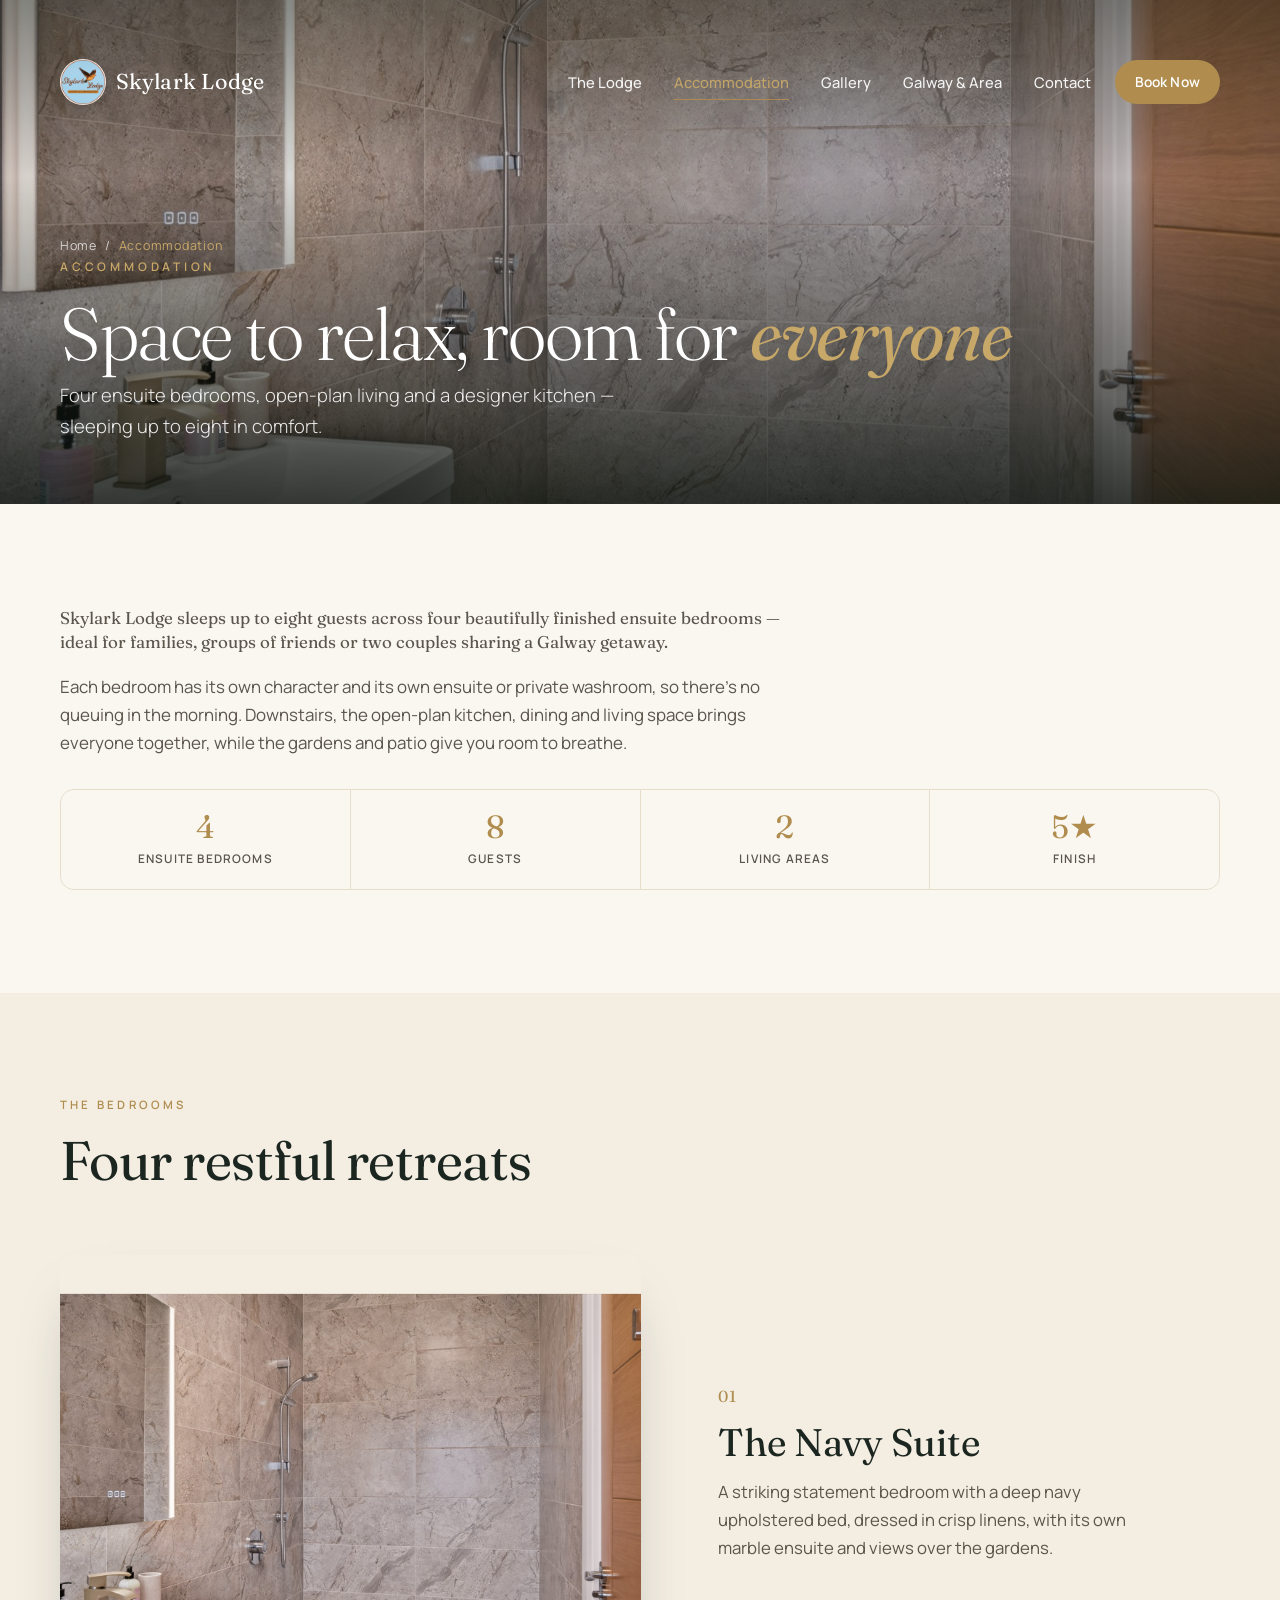
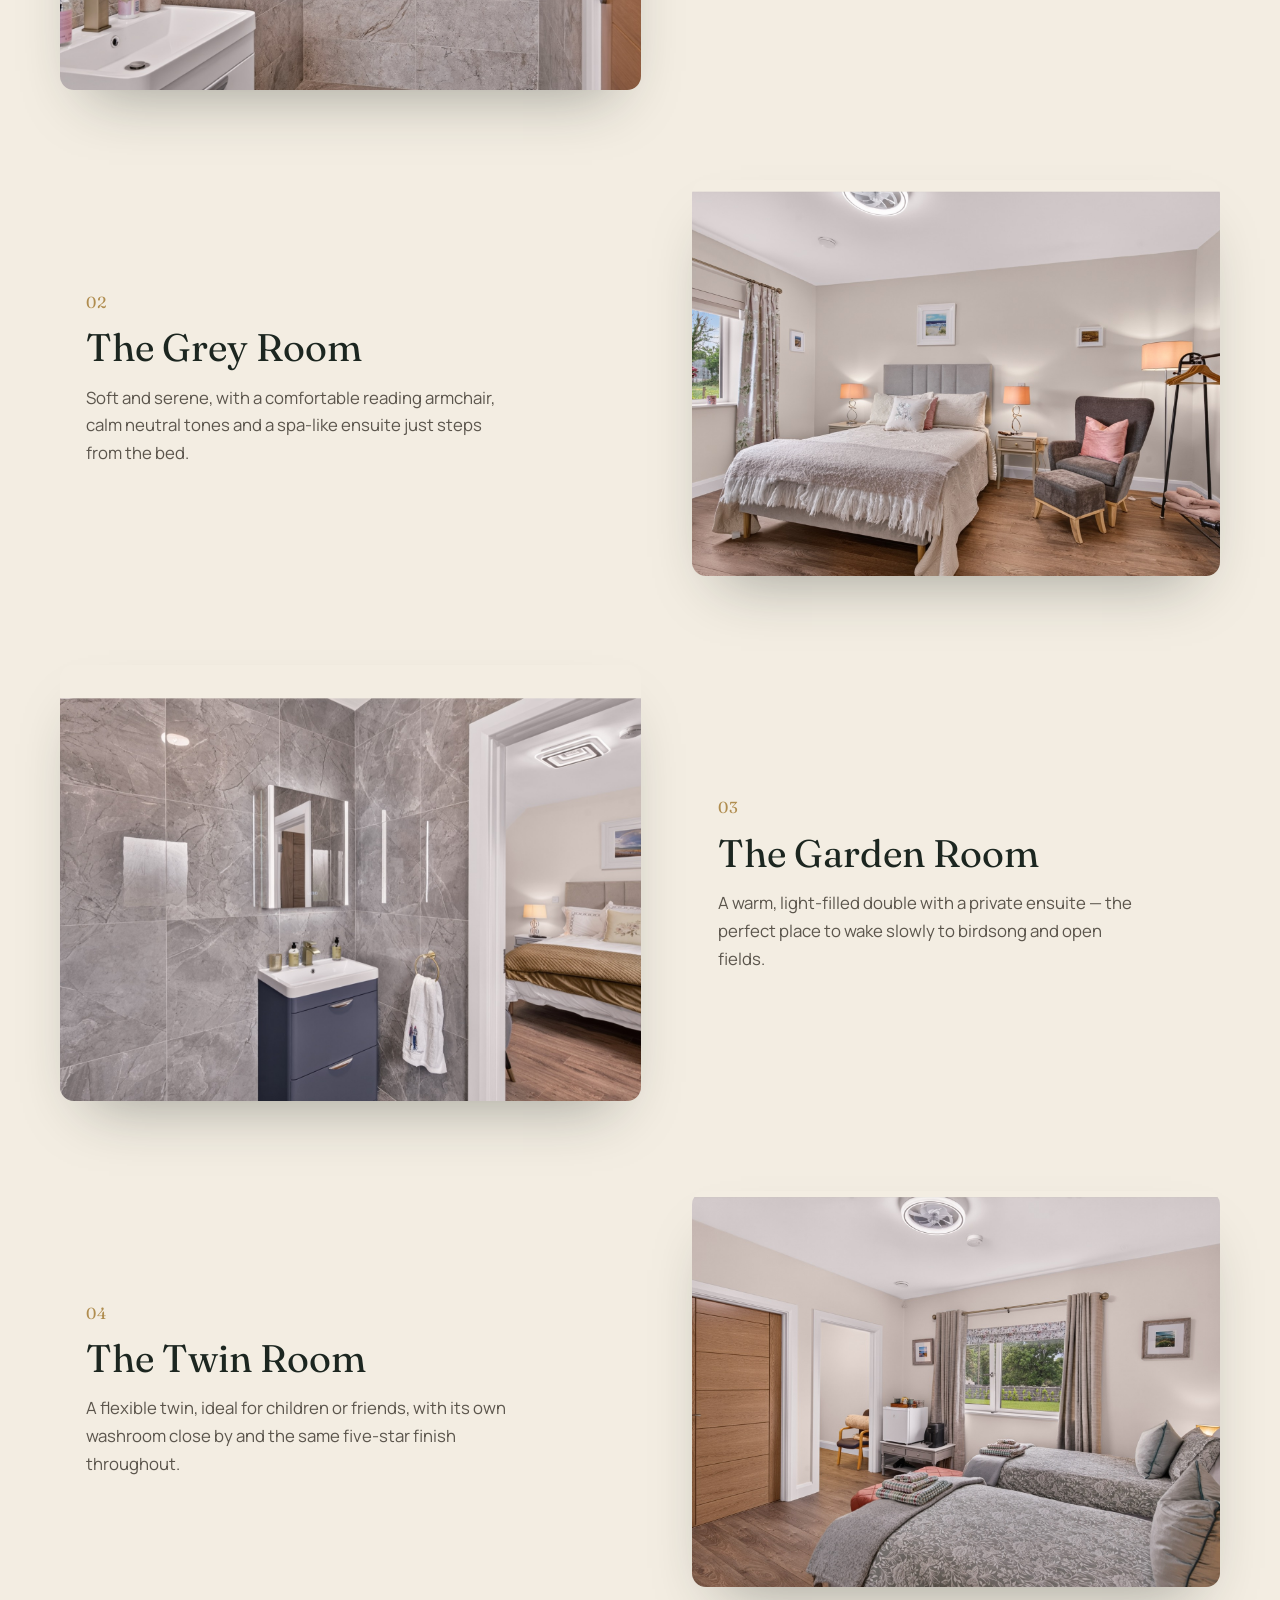
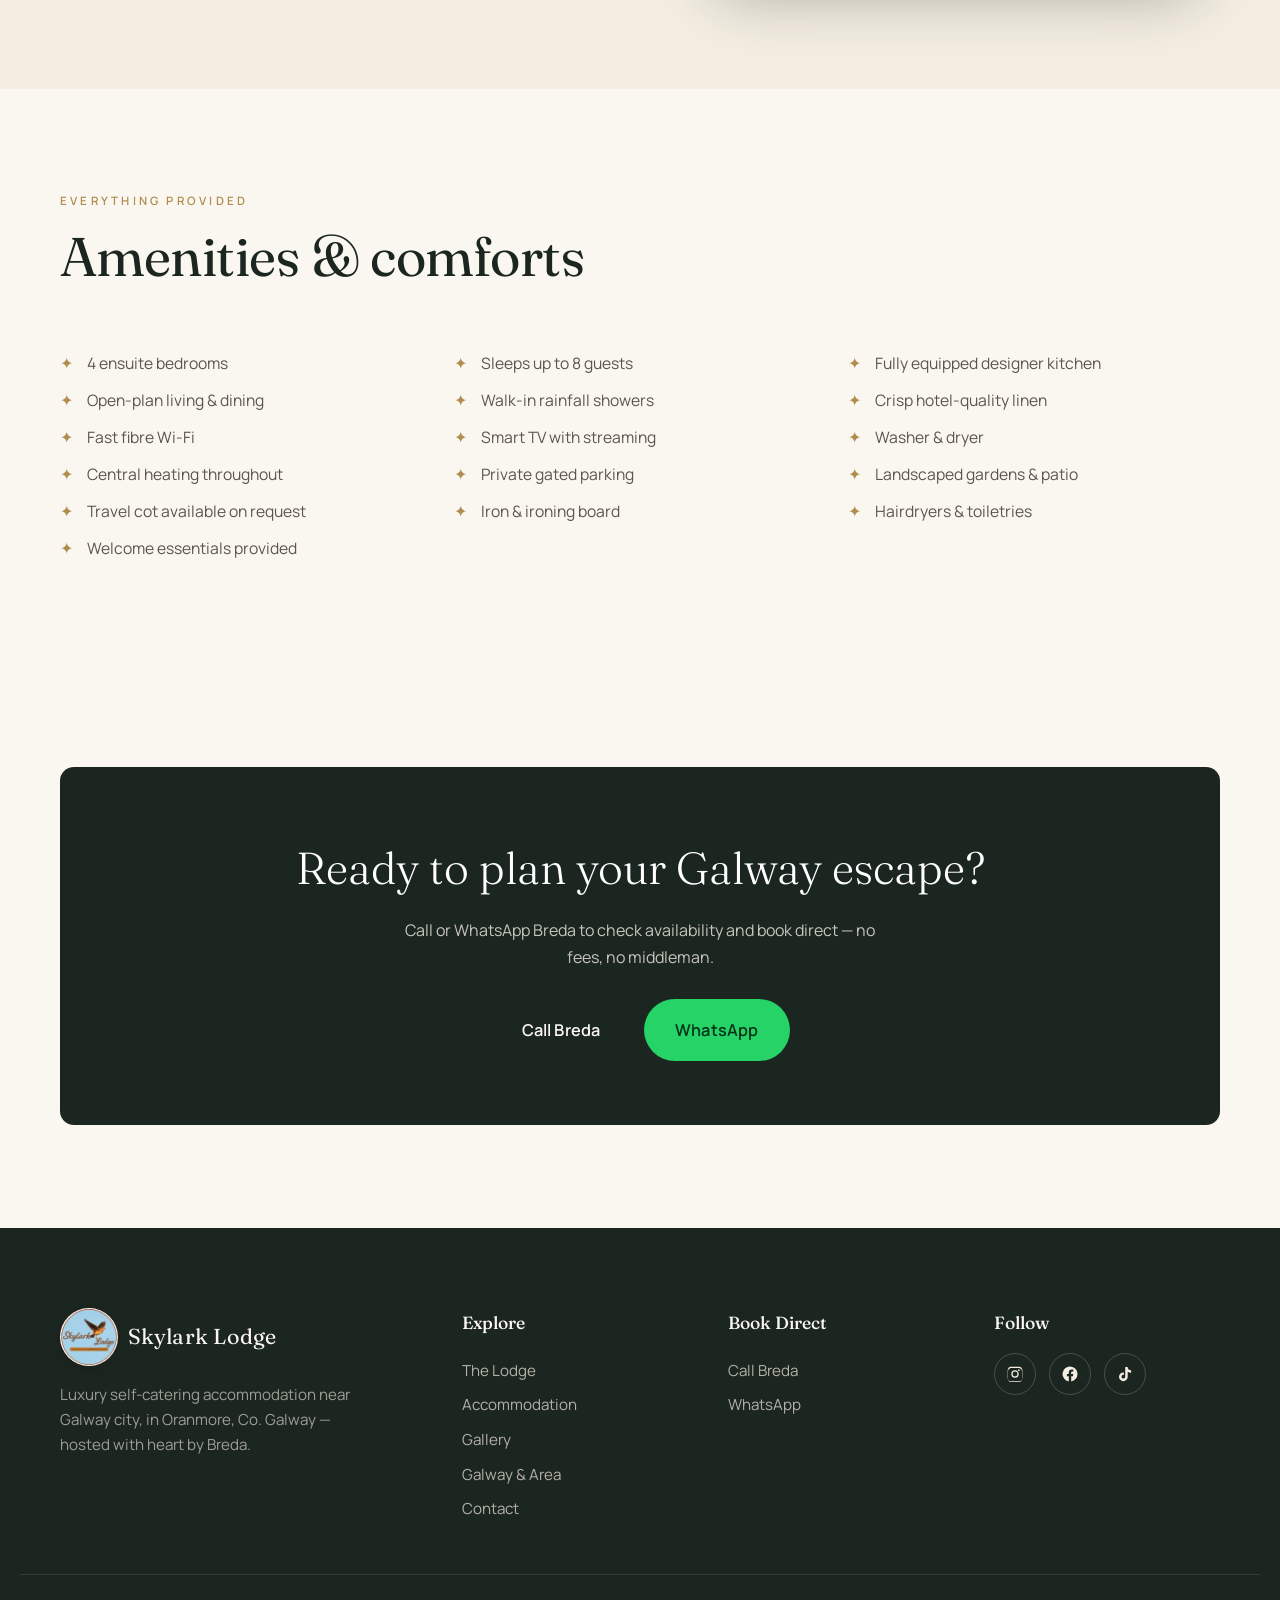
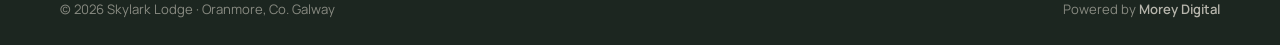
<file: accommodation.html>
<!DOCTYPE html>
<html lang="en">
<head>
  <meta charset="UTF-8" />
  <meta name="viewport" content="width=device-width, initial-scale=1.0, viewport-fit=cover" />
  <title>Accommodation &amp; Rooms | Skylark Lodge, Oranmore Co. Galway</title>
  <meta name="description" content="Four ensuite bedrooms, open-plan living and a designer kitchen — luxury self-catering accommodation for up to 8 guests near Galway city. See the rooms and full amenities at Skylark Lodge." />
  <meta name="theme-color" content="#1c2620" />
  <meta name="robots" content="index, follow" />
  <meta name="geo.region" content="IE-G" />
  <meta name="geo.placename" content="Oranmore, County Galway" />
  <meta name="geo.position" content="53.2925;-8.9217" />
  <link rel="canonical" href="https://skylarklodge.ie/accommodation.html" />
  <meta property="og:type" content="website" />
  <meta property="og:site_name" content="Skylark Lodge" />
  <meta property="og:locale" content="en_IE" />
  <meta property="og:url" content="https://skylarklodge.ie/accommodation.html" />
  <meta property="og:title" content="Accommodation &amp; Rooms | Skylark Lodge, Co. Galway" />
  <meta property="og:description" content="Four ensuite bedrooms and open-plan living for up to 8 guests, near Galway city." />
  <meta property="og:image" content="https://skylarklodge.ie/assets/img/og-image.jpg" />
  <meta name="twitter:card" content="summary_large_image" />
  <link rel="preconnect" href="https://fonts.googleapis.com" />
  <link rel="preconnect" href="https://fonts.gstatic.com" crossorigin />
  <link href="https://fonts.googleapis.com/css2?family=Fraunces:ital,opsz,wght@0,9..144,300;0,9..144,400;0,9..144,500;0,9..144,600;1,9..144,400&family=Manrope:wght@300;400;500;600;700&display=swap" rel="stylesheet" />
  <link rel="stylesheet" href="css/style.css" />
  <link rel="icon" type="image/png" href="assets/img/logo-icon.png" />
  <link rel="apple-touch-icon" href="assets/img/logo-icon.png" />
  <script type="application/ld+json">
  {
    "@context": "https://schema.org",
    "@type": "BreadcrumbList",
    "itemListElement": [
      { "@type": "ListItem", "position": 1, "name": "Home", "item": "https://skylarklodge.ie/" },
      { "@type": "ListItem", "position": 2, "name": "Accommodation", "item": "https://skylarklodge.ie/accommodation.html" }
    ]
  }
  </script>
</head>
<body>
  <header class="nav" id="nav">
    <div class="nav__inner">
      <a href="index.html" class="brand" aria-label="Skylark Lodge home">
        <img class="brand__logo" src="assets/img/logo.png" alt="Skylark Lodge" width="48" height="48" />
        <span class="brand__text">Skylark&nbsp;Lodge</span>
      </a>
      <nav class="nav__links" aria-label="Primary">
        <a href="the-lodge.html">The Lodge</a>
        <a href="accommodation.html" aria-current="page">Accommodation</a>
        <a href="gallery.html">Gallery</a>
        <a href="galway.html">Galway &amp; Area</a>
        <a href="contact.html">Contact</a>
      </nav>
      <a class="btn btn--nav" href="contact.html">Book Now</a>
      <button class="nav__toggle" id="navToggle" aria-label="Open menu" aria-expanded="false"><span></span><span></span><span></span></button>
    </div>
  </header>

  <div class="mobile-menu" id="mobileMenu" aria-hidden="true">
    <nav class="mobile-menu__links">
      <a href="index.html">Home</a>
      <a href="the-lodge.html">The Lodge</a>
      <a href="accommodation.html">Accommodation</a>
      <a href="gallery.html">Gallery</a>
      <a href="galway.html">Galway &amp; Area</a>
      <a href="contact.html">Contact</a>
    </nav>
    <div class="mobile-menu__cta">
      <a class="btn btn--solid js-call-link" href="#">Call Breda</a>
      <a class="btn btn--whatsapp js-wa-link" href="#">WhatsApp</a>
    </div>
  </div>

  <section class="page-hero">
    <div class="page-hero__media"><img src="assets/img/bedroom-navy.jpg" alt="Elegant navy ensuite bedroom at Skylark Lodge near Galway" /></div>
    <div class="page-hero__scrim"></div>
    <div class="page-hero__content">
      <nav class="breadcrumb" aria-label="Breadcrumb"><a href="index.html">Home</a> / <span>Accommodation</span></nav>
      <p class="hero__eyebrow">Accommodation</p>
      <h1>Space to relax, room for <em>everyone</em></h1>
      <p class="page-hero__sub">Four ensuite bedrooms, open-plan living and a designer kitchen — sleeping up to eight in comfort.</p>
    </div>
  </section>

  <section class="section">
    <div class="container">
      <div class="prose reveal">
        <p class="lead">Skylark Lodge sleeps up to eight guests across four beautifully finished ensuite bedrooms — ideal for families, groups of friends or two couples sharing a Galway getaway.</p>
        <p>Each bedroom has its own character and its own ensuite or private washroom, so there's no queuing in the morning. Downstairs, the open-plan kitchen, dining and living space brings everyone together, while the gardens and patio give you room to breathe.</p>
      </div>
      <div class="facts reveal">
        <div class="fact"><span class="fact__num">4</span><span class="fact__label">Ensuite Bedrooms</span></div>
        <div class="fact"><span class="fact__num">8</span><span class="fact__label">Guests</span></div>
        <div class="fact"><span class="fact__num">2</span><span class="fact__label">Living Areas</span></div>
        <div class="fact"><span class="fact__num">5★</span><span class="fact__label">Finish</span></div>
      </div>
    </div>
  </section>

  <section class="space section--tint" style="padding:clamp(3.5rem,8vw,6.5rem) 0">
    <div class="container">
      <div class="section-head reveal">
        <p class="eyebrow">The bedrooms</p>
        <h2 class="h2">Four restful retreats</h2>
      </div>
      <div class="row reveal">
        <div class="row__media" data-parallax="0.05"><img src="assets/img/bedroom-navy.jpg" alt="The Navy Suite at Skylark Lodge — A striking statement bedroom with a deep navy upholstered be" loading="lazy" /></div>
        <div class="row__text">
          <span class="row__index">01</span>
          <h3 class="h3">The Navy Suite</h3>
          <p>A striking statement bedroom with a deep navy upholstered bed, dressed in crisp linens, with its own marble ensuite and views over the gardens.</p>
        </div>
      </div>
      <div class="row row--reverse reveal">
        <div class="row__media" data-parallax="0.05"><img src="assets/img/bedroom-grey.jpg" alt="The Grey Room at Skylark Lodge — Soft and serene, with a comfortable reading armchair, calm n" loading="lazy" /></div>
        <div class="row__text">
          <span class="row__index">02</span>
          <h3 class="h3">The Grey Room</h3>
          <p>Soft and serene, with a comfortable reading armchair, calm neutral tones and a spa-like ensuite just steps from the bed.</p>
        </div>
      </div>
      <div class="row reveal">
        <div class="row__media" data-parallax="0.05"><img src="assets/img/bedroom-beige.jpg" alt="The Garden Room at Skylark Lodge — A warm, light-filled double with a private ensuite — the per" loading="lazy" /></div>
        <div class="row__text">
          <span class="row__index">03</span>
          <h3 class="h3">The Garden Room</h3>
          <p>A warm, light-filled double with a private ensuite — the perfect place to wake slowly to birdsong and open fields.</p>
        </div>
      </div>
      <div class="row row--reverse reveal">
        <div class="row__media" data-parallax="0.05"><img src="assets/img/bedroom-twin.jpg" alt="The Twin Room at Skylark Lodge — A flexible twin, ideal for children or friends, with its own" loading="lazy" /></div>
        <div class="row__text">
          <span class="row__index">04</span>
          <h3 class="h3">The Twin Room</h3>
          <p>A flexible twin, ideal for children or friends, with its own washroom close by and the same five-star finish throughout.</p>
        </div>
      </div>
    </div>
  </section>

  <section class="section">
    <div class="container">
      <div class="section-head reveal">
        <p class="eyebrow">Everything provided</p>
        <h2 class="h2">Amenities &amp; comforts</h2>
      </div>
      <ul class="amenities reveal">
        <li>4 ensuite bedrooms</li>
        <li>Sleeps up to 8 guests</li>
        <li>Fully equipped designer kitchen</li>
        <li>Open-plan living &amp; dining</li>
        <li>Walk-in rainfall showers</li>
        <li>Crisp hotel-quality linen</li>
        <li>Fast fibre Wi-Fi</li>
        <li>Smart TV with streaming</li>
        <li>Washer &amp; dryer</li>
        <li>Central heating throughout</li>
        <li>Private gated parking</li>
        <li>Landscaped gardens &amp; patio</li>
        <li>Travel cot available on request</li>
        <li>Iron &amp; ironing board</li>
        <li>Hairdryers &amp; toiletries</li>
        <li>Welcome essentials provided</li>
      </ul>
    </div>
  </section>

  <section class="section">
    <div class="container">
      <div class="cta-band reveal">
        <h2>Ready to plan your Galway escape?</h2>
        <p>Call or WhatsApp Breda to check availability and book direct — no fees, no middleman.</p>
        <div class="cta-band__actions">
          <a class="btn btn--solid btn--lg js-call-link" href="#">Call Breda</a>
          <a class="btn btn--whatsapp btn--lg js-wa-link" href="#">WhatsApp</a>
        </div>
      </div>
    </div>
  </section>

  <footer class="footer">
    <div class="container footer__grid">
      <div class="footer__brand">
        <a href="index.html" class="brand brand--light">
          <img class="brand__logo" src="assets/img/logo.png" alt="Skylark Lodge" width="56" height="56" />
          <span class="brand__text">Skylark Lodge</span>
        </a>
        <p class="footer__tag">Luxury self-catering accommodation near Galway city, in Oranmore, Co. Galway — hosted with heart by Breda.</p>
      </div>
      <div class="footer__col">
        <h4>Explore</h4>
        <a href="the-lodge.html">The Lodge</a>
        <a href="accommodation.html">Accommodation</a>
        <a href="gallery.html">Gallery</a>
        <a href="galway.html">Galway &amp; Area</a>
        <a href="contact.html">Contact</a>
      </div>
      <div class="footer__col">
        <h4>Book Direct</h4>
        <a class="js-call-link" href="#">Call Breda</a>
        <a class="js-wa-link" href="#">WhatsApp</a>
      </div>
      <div class="footer__col">
        <h4>Follow</h4>
        <div class="footer__social">
          <a class="js-instagram" href="#" aria-label="Instagram" target="_blank" rel="noopener"><svg viewBox="0 0 24 24" class="ico"><path d="M12 2.2c3.2 0 3.6 0 4.9.1 1.2.1 1.8.3 2.2.4.6.2 1 .5 1.4.9.4.4.7.8.9 1.4.2.4.4 1 .4 2.2.1 1.3.1 1.7.1 4.8s0 3.5-.1 4.8c-.1 1.2-.3 1.8-.4 2.2-.2.6-.5 1-.9 1.4-.4.4-.8.7-1.4.9-.4.2-1 .4-2.2.4-1.3.1-1.7.1-4.9.1s-3.6 0-4.9-.1c-1.2-.1-1.8-.3-2.2-.4-.6-.2-1-.5-1.4-.9-.4-.4-.7-.8-.9-1.4-.2-.4-.4-1-.4-2.2C2.2 15.6 2.2 15.2 2.2 12s0-3.5.1-4.8c.1-1.2.3-1.8.4-2.2.2-.6.5-1 .9-1.4.4-.4.8-.7 1.4-.9.4-.2 1-.4 2.2-.4C8.4 2.2 8.8 2.2 12 2.2zm0 1.8c-3.1 0-3.5 0-4.7.1-1.1.1-1.7.2-2.1.4-.5.2-.9.4-1.3.8-.4.4-.6.8-.8 1.3-.2.4-.3 1-.4 2.1-.1 1.2-.1 1.6-.1 4.7s0 3.5.1 4.7c.1 1.1.2 1.7.4 2.1.2.5.4.9.8 1.3.4.4.8.6 1.3.8.4.2 1 .3 2.1.4 1.2.1 1.6.1 4.7.1s3.5 0 4.7-.1c1.1-.1 1.7-.2 2.1-.4.5-.2.9-.4 1.3-.8.4-.4.6-.8.8-1.3.2-.4.3-1 .4-2.1.1-1.2.1-1.6.1-4.7s0-3.5-.1-4.7c-.1-1.1-.2-1.7-.4-2.1-.2-.5-.4-.9-.8-1.3-.4-.4-.8-.6-1.3-.8-.4-.2-1-.3-2.1-.4-1.2-.1-1.6-.1-4.7-.1zm0 3.1a4.9 4.9 0 1 1 0 9.8 4.9 4.9 0 0 1 0-9.8zm0 8.1a3.2 3.2 0 1 0 0-6.4 3.2 3.2 0 0 0 0 6.4zm6.3-8.3a1.15 1.15 0 1 1-2.3 0 1.15 1.15 0 0 1 2.3 0z" fill="currentColor"/></svg></a>
          <a class="js-facebook" href="#" aria-label="Facebook" target="_blank" rel="noopener"><svg viewBox="0 0 24 24" class="ico"><path d="M22 12a10 10 0 1 0-11.6 9.9v-7H7.9V12h2.5V9.8c0-2.5 1.5-3.9 3.8-3.9 1.1 0 2.2.2 2.2.2v2.5h-1.3c-1.2 0-1.6.8-1.6 1.6V12h2.8l-.4 2.9h-2.3v7A10 10 0 0 0 22 12z" fill="currentColor"/></svg></a>
          <a class="js-tiktok" href="#" aria-label="TikTok" target="_blank" rel="noopener"><svg viewBox="0 0 24 24" class="ico"><path d="M16.6 5.8a4.8 4.8 0 0 1-1.1-3.1h-3.2v12.9a2.5 2.5 0 1 1-2.5-2.5c.2 0 .5 0 .7.1v-3.3a6 6 0 0 0-.7 0 5.8 5.8 0 1 0 5.8 5.8V8.9a7.9 7.9 0 0 0 4.6 1.5V7.1a4.8 4.8 0 0 1-3.6-1.3z" fill="currentColor"/></svg></a>
        </div>
      </div>
    </div>
    <div class="footer__bottom container">
      <p>© <span id="year"></span> Skylark Lodge · Oranmore, Co. Galway</p>
      <p class="footer__credit">Powered by <a href="https://moreydigital.ie" target="_blank" rel="noopener">Morey Digital</a></p>
    </div>
  </footer>

  <div class="mobilebar" id="mobilebar">
    <a class="mobilebar__btn mobilebar__btn--call js-call-link" href="#"><svg viewBox="0 0 24 24" class="ico" aria-hidden="true"><path d="M6.6 10.8a15.1 15.1 0 0 0 6.6 6.6l2.2-2.2c.3-.3.7-.4 1-.2 1.2.4 2.4.6 3.6.6.6 0 1 .4 1 1V20c0 .6-.4 1-1 1A17 17 0 0 1 3 4c0-.6.4-1 1-1h3.4c.6 0 1 .4 1 1 0 1.3.2 2.5.6 3.6.1.4 0 .8-.3 1z" fill="currentColor"/></svg>Call Breda</a>
    <a class="mobilebar__btn mobilebar__btn--wa js-wa-link" href="#"><svg viewBox="0 0 32 32" class="ico" aria-hidden="true"><path d="M16 3C9 3 3.5 8.5 3.5 15.5c0 2.4.7 4.6 1.8 6.6L3 29l7.1-2.2c1.9 1 4 1.6 6.2 1.6 7 0 12.5-5.5 12.5-12.5S23 3 16 3z" fill="currentColor"/></svg>WhatsApp</a>
  </div>

  <script src="js/main.js"></script>
</body>
</html>
</file>
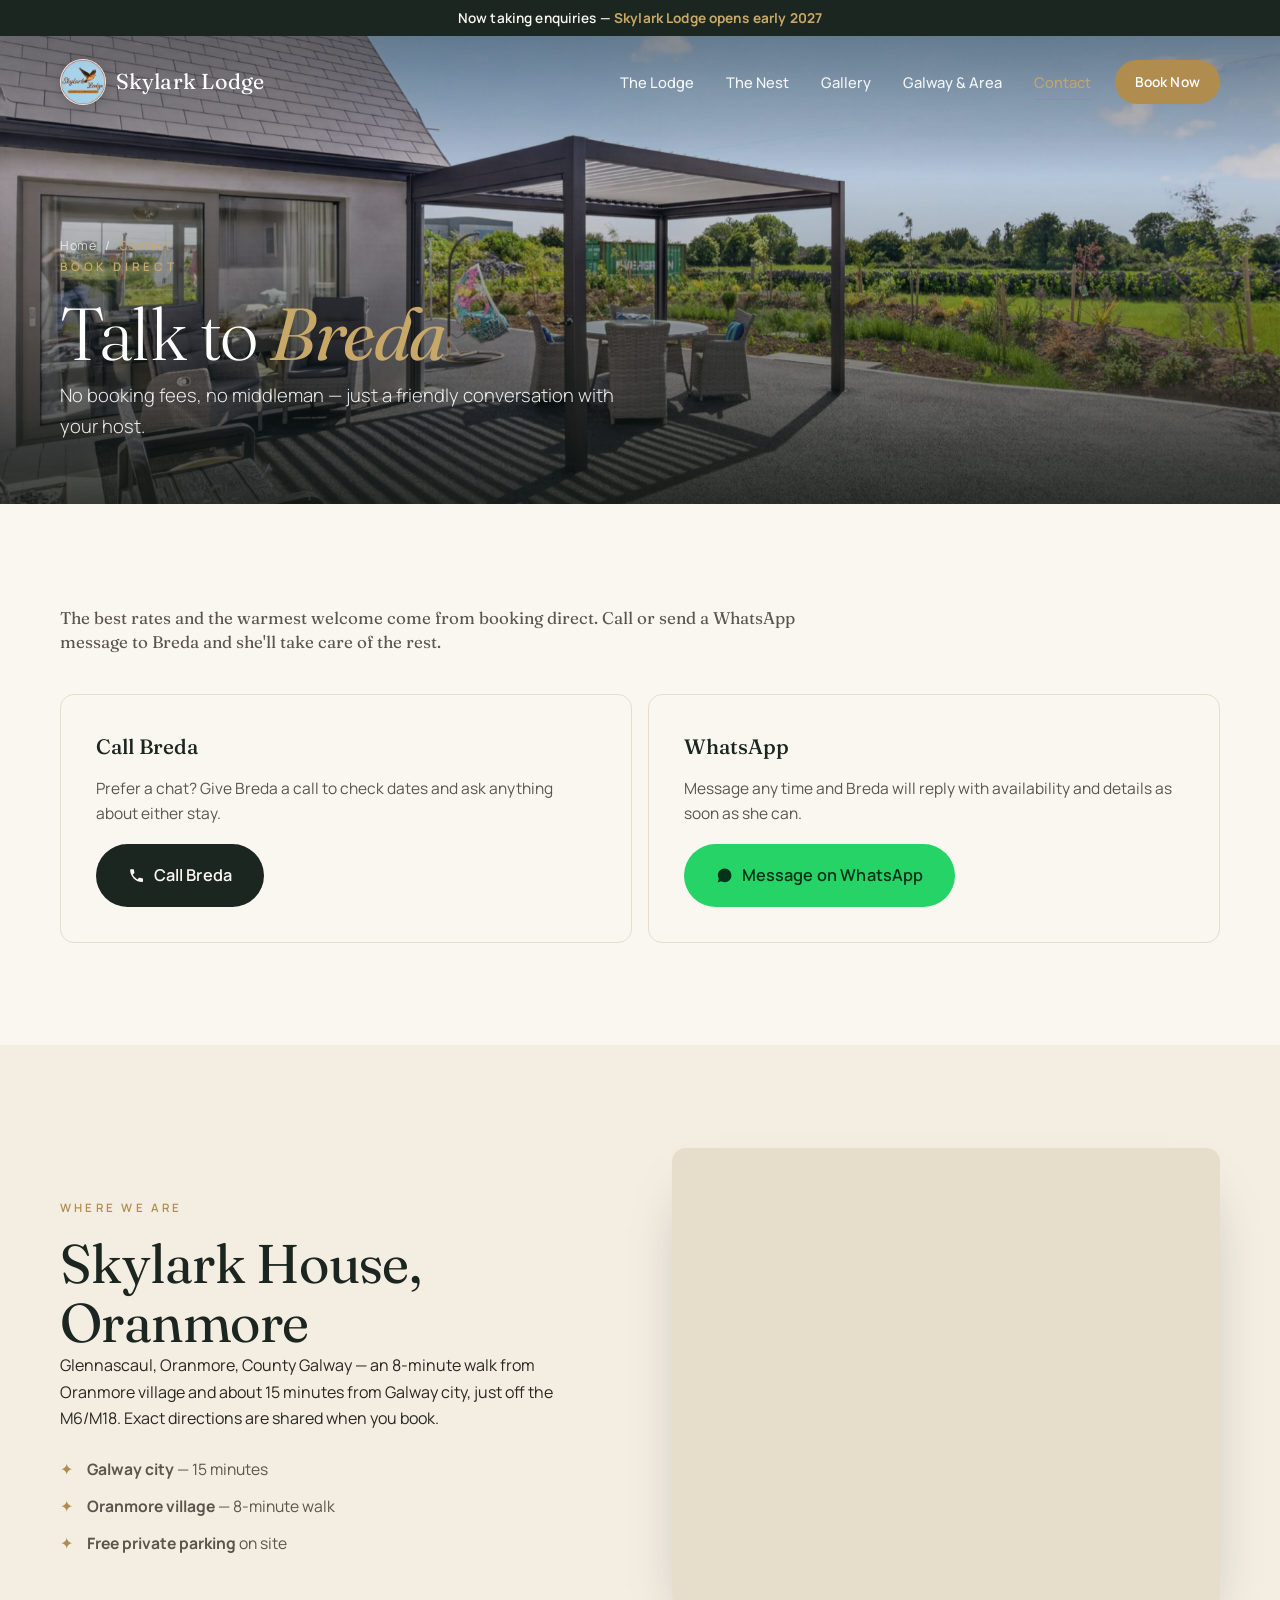
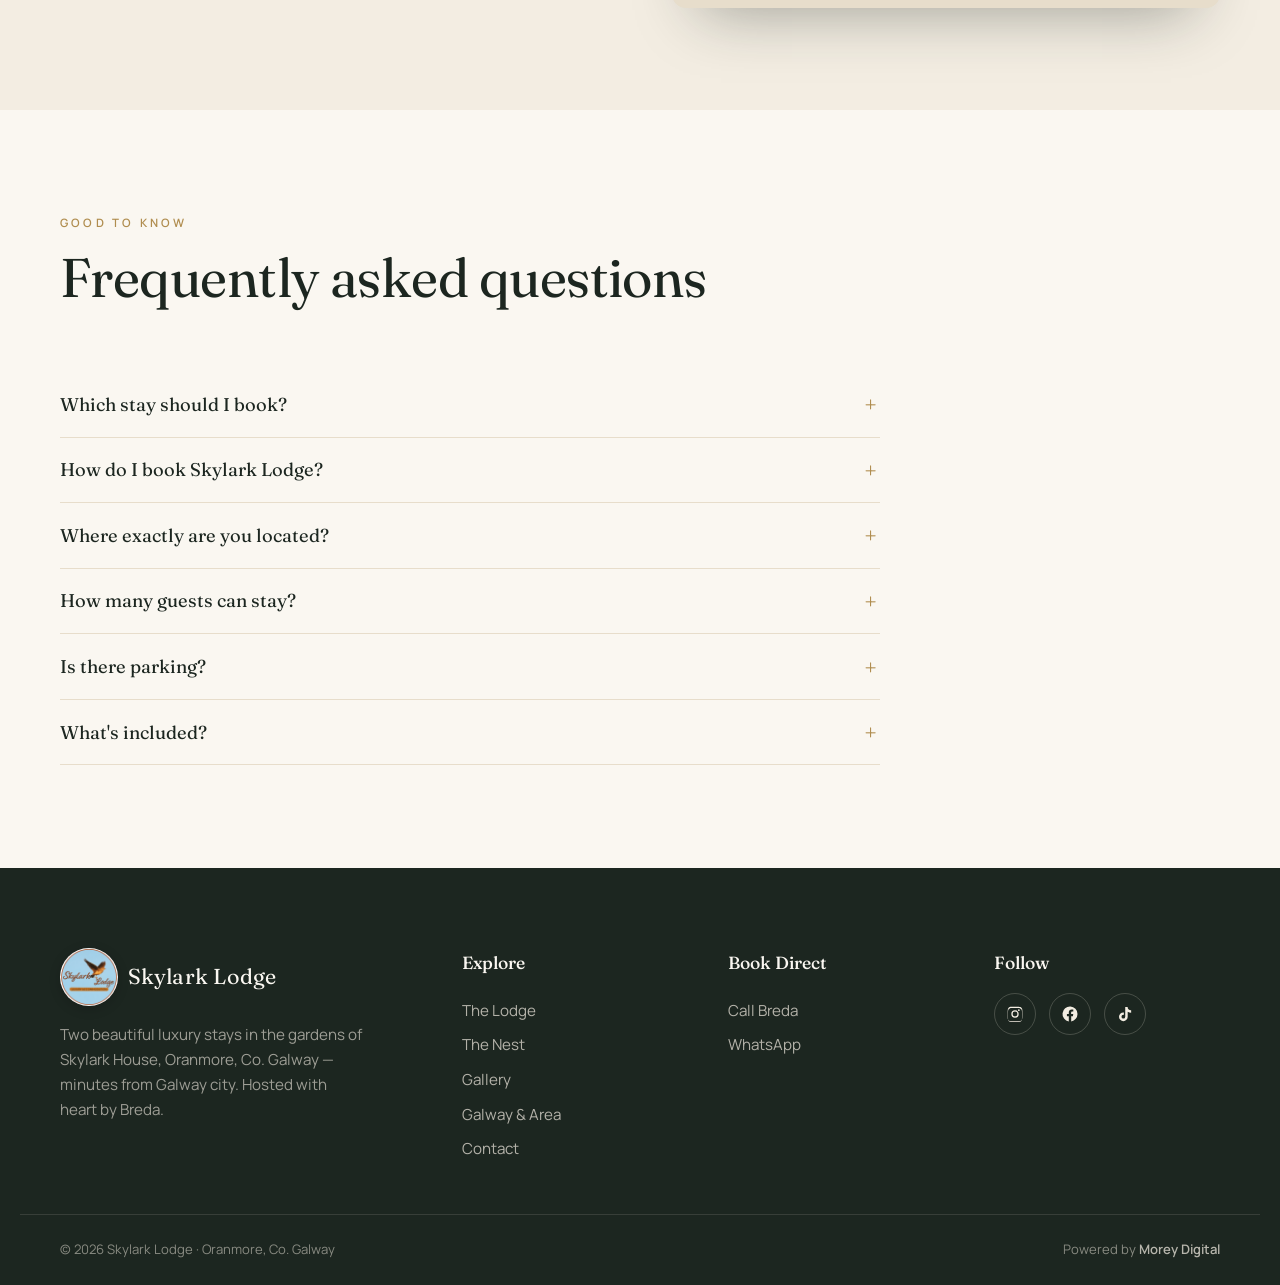
<file: contact.html>
<!DOCTYPE html>
<html lang="en">
<head>
  <meta charset="UTF-8" />
  <meta name="viewport" content="width=device-width, initial-scale=1.0, viewport-fit=cover" />
  <title>Book Direct — Call or WhatsApp Breda | Skylark Lodge, Galway</title>
  <meta name="description" content="Book Skylark Lodge or The Skylark Nest direct with no fees. Call or WhatsApp Breda to check availability for your stay near Galway city, in Oranmore, Co. Galway." />
  <meta name="theme-color" content="#1c2620" />
  <meta name="robots" content="index, follow" />
  <meta name="geo.region" content="IE-G" />
  <meta name="geo.placename" content="Oranmore, County Galway" />
  <meta name="geo.position" content="53.2868;-8.9278" />
  <link rel="canonical" href="https://skylarklodge.ie/contact.html" />
  <meta property="og:type" content="website" />
  <meta property="og:site_name" content="Skylark Lodge" />
  <meta property="og:locale" content="en_IE" />
  <meta property="og:url" content="https://skylarklodge.ie/contact.html" />
  <meta property="og:title" content="Book Direct — Call or WhatsApp Breda | Skylark Lodge" />
  <meta property="og:description" content="Call or WhatsApp Breda to book direct, near Galway city." />
  <meta property="og:image" content="https://skylarklodge.ie/assets/img/og-image.jpg" />
  <meta name="twitter:card" content="summary_large_image" />
  <link rel="preconnect" href="https://fonts.googleapis.com" />
  <link rel="preconnect" href="https://fonts.gstatic.com" crossorigin />
  <link href="https://fonts.googleapis.com/css2?family=Fraunces:ital,opsz,wght@0,9..144,300;0,9..144,400;0,9..144,500;0,9..144,600;1,9..144,400&family=Manrope:wght@300;400;500;600;700&display=swap" rel="stylesheet" />
  <link rel="stylesheet" href="css/style.css" />
  <link rel="icon" type="image/png" href="assets/img/logo-icon.png" />
  <link rel="apple-touch-icon" href="assets/img/logo-icon.png" />
  <script type="application/ld+json">
  {
    "@context": "https://schema.org",
    "@type": "FAQPage",
    "mainEntity": [
      { "@type": "Question", "name": "Which stay should I book?", "acceptedAnswer": { "@type": "Answer", "text": "The Lodge is a luxury guest house with private ensuite rooms that sleep 2 — ideal for couples, business stays or those visiting Galway and the hospital. The Skylark Nest is a 4-bedroom apartment that sleeps up to 7 — perfect for families and groups. Just ask Breda and she'll help you choose." } },
      { "@type": "Question", "name": "How do I book Skylark Lodge?", "acceptedAnswer": { "@type": "Answer", "text": "The easiest way is to call or send a WhatsApp message to Breda directly. She'll check availability for your dates, answer any questions and confirm your booking — with no booking fees or middleman." } },
      { "@type": "Question", "name": "Where exactly are you located?", "acceptedAnswer": { "@type": "Answer", "text": "Both stays are in the grounds of Skylark House, Oranmore, County Galway — an 8-minute walk from Oranmore village and about 15 minutes from Galway city, just off the M6 and M18. Full directions are shared once you book." } },
      { "@type": "Question", "name": "How many guests can stay?", "acceptedAnswer": { "@type": "Answer", "text": "The Lodge sleeps 2 per room, while The Skylark Nest sleeps up to 7 across 4 bedrooms." } },
      { "@type": "Question", "name": "Is there parking?", "acceptedAnswer": { "@type": "Answer", "text": "Yes — there is free private parking on the premises for both stays." } },
      { "@type": "Question", "name": "What's included?", "acceptedAnswer": { "@type": "Answer", "text": "Fast Wi-Fi, smart TV, heating, fresh linen and towels and free parking come as standard. The Nest also has a fully equipped kitchenette, washer/dryer and air conditioning; the Lodge offers premium motorised comfort beds, an exclusive guest lounge and a shared kitchen." } }
    ]
  }
  </script>
</head>
<body>
  <!-- ====== ANNOUNCEMENT BANNER ====== -->
  <div class="announce" role="status">
    Now taking enquiries — <strong>Skylark Lodge opens early 2027</strong>
  </div>

  <header class="nav" id="nav">
    <div class="nav__inner">
      <a href="index.html" class="brand" aria-label="Skylark Lodge home">
        <img class="brand__logo" src="assets/img/logo.png" alt="Skylark Lodge" width="48" height="48" />
        <span class="brand__text">Skylark&nbsp;Lodge</span>
      </a>
      <nav class="nav__links" aria-label="Primary">
        <a href="the-lodge.html">The Lodge</a>
        <a href="the-nest.html">The Nest</a>
        <a href="gallery.html">Gallery</a>
        <a href="galway.html">Galway &amp; Area</a>
        <a href="contact.html" aria-current="page">Contact</a>
      </nav>
      <a class="btn btn--nav" href="contact.html">Book Now</a>
      <button class="nav__toggle" id="navToggle" aria-label="Open menu" aria-expanded="false"><span></span><span></span><span></span></button>
    </div>
  </header>

  <div class="mobile-menu" id="mobileMenu" aria-hidden="true">
    <nav class="mobile-menu__links">
      <a href="index.html">Home</a>
      <a href="the-lodge.html">The Lodge</a>
      <a href="the-nest.html">The Nest</a>
      <a href="gallery.html">Gallery</a>
      <a href="galway.html">Galway &amp; Area</a>
      <a href="contact.html">Contact</a>
    </nav>
    <div class="mobile-menu__cta">
      <a class="btn btn--solid js-call-link" href="#">Call Breda</a>
      <a class="btn btn--whatsapp js-wa-link" href="#">WhatsApp</a>
    </div>
  </div>

  <section class="page-hero">
    <div class="page-hero__media"><img src="assets/img/nest-patio.jpg" alt="Patio with pergola and seating at Skylark Lodge, Oranmore, overlooking the countryside" /></div>
    <div class="page-hero__scrim"></div>
    <div class="page-hero__content">
      <nav class="breadcrumb" aria-label="Breadcrumb"><a href="index.html">Home</a> / <span>Contact</span></nav>
      <p class="hero__eyebrow">Book Direct</p>
      <h1>Talk to <em>Breda</em></h1>
      <p class="page-hero__sub">No booking fees, no middleman — just a friendly conversation with your host.</p>
    </div>
  </section>

  <section class="section">
    <div class="container">
      <div class="prose reveal" style="margin-bottom:2.5rem">
        <p class="lead">The best rates and the warmest welcome come from booking direct. Call or send a WhatsApp message to Breda and she'll take care of the rest.</p>
      </div>
      <div class="contact-cards">
        <div class="contact-card reveal">
          <h3>Call Breda</h3>
          <p>Prefer a chat? Give Breda a call to check dates and ask anything about either stay.</p>
          <a class="btn btn--solid btn--lg js-call-link" href="#"><svg viewBox="0 0 24 24" class="ico" aria-hidden="true"><path d="M6.6 10.8a15.1 15.1 0 0 0 6.6 6.6l2.2-2.2c.3-.3.7-.4 1-.2 1.2.4 2.4.6 3.6.6.6 0 1 .4 1 1V20c0 .6-.4 1-1 1A17 17 0 0 1 3 4c0-.6.4-1 1-1h3.4c.6 0 1 .4 1 1 0 1.3.2 2.5.6 3.6.1.4 0 .8-.3 1z" fill="currentColor"/></svg><span class="js-phone-display">Call Breda</span></a>
        </div>
        <div class="contact-card reveal">
          <h3>WhatsApp</h3>
          <p>Message any time and Breda will reply with availability and details as soon as she can.</p>
          <a class="btn btn--whatsapp btn--lg js-wa-link" href="#"><svg viewBox="0 0 32 32" class="ico" aria-hidden="true"><path d="M16 3C9 3 3.5 8.5 3.5 15.5c0 2.4.7 4.6 1.8 6.6L3 29l7.1-2.2c1.9 1 4 1.6 6.2 1.6 7 0 12.5-5.5 12.5-12.5S23 3 16 3z" fill="currentColor"/></svg>Message on WhatsApp</a>
        </div>
      </div>
    </div>
  </section>

  <section class="section section--tint">
    <div class="container split">
      <div class="reveal">
        <p class="eyebrow">Where we are</p>
        <h2 class="h2">Skylark House, Oranmore</h2>
        <p class="prose">Glennascaul, Oranmore, County Galway — an 8-minute walk from Oranmore village and about 15 minutes from Galway city, just off the M6/M18. Exact directions are shared when you book.</p>
      <ul class="amenities" style="grid-template-columns:1fr">
        <li><strong>Galway city</strong> — 15 minutes</li>
        <li><strong>Oranmore village</strong> — 8-minute walk</li>
        <li><strong>Free private parking</strong> on site</li>
      </ul>
      </div>
      <div class="location__map reveal" style="margin-top:0">
        <iframe title="Map showing Skylark Lodge, Oranmore, County Galway" src="https://maps.google.com/maps?q=H91%205A03&t=&z=14&ie=UTF8&iwloc=&output=embed" width="100%" height="100%" style="border:0" loading="lazy" referrerpolicy="no-referrer-when-downgrade" allowfullscreen></iframe>
      </div>
    </div>
  </section>

  <section class="section">
    <div class="container">
      <div class="section-head reveal"><p class="eyebrow">Good to know</p><h2 class="h2">Frequently asked questions</h2></div>
      <div class="faq reveal">
        <div class="faq__item">
          <button class="faq__q">Which stay should I book?</button>
          <div class="faq__a"><p>The Lodge is a luxury guest house with private ensuite rooms that sleep 2 — ideal for couples, business stays or those visiting Galway and the hospital. The Skylark Nest is a 4-bedroom apartment that sleeps up to 7 — perfect for families and groups. Just ask Breda and she'll help you choose.</p></div>
        </div>
        <div class="faq__item">
          <button class="faq__q">How do I book Skylark Lodge?</button>
          <div class="faq__a"><p>The easiest way is to call or send a WhatsApp message to Breda directly. She'll check availability for your dates, answer any questions and confirm your booking — with no booking fees or middleman.</p></div>
        </div>
        <div class="faq__item">
          <button class="faq__q">Where exactly are you located?</button>
          <div class="faq__a"><p>Both stays are in the grounds of Skylark House, Oranmore, County Galway — an 8-minute walk from Oranmore village and about 15 minutes from Galway city, just off the M6 and M18. Full directions are shared once you book.</p></div>
        </div>
        <div class="faq__item">
          <button class="faq__q">How many guests can stay?</button>
          <div class="faq__a"><p>The Lodge sleeps 2 per room, while The Skylark Nest sleeps up to 7 across 4 bedrooms.</p></div>
        </div>
        <div class="faq__item">
          <button class="faq__q">Is there parking?</button>
          <div class="faq__a"><p>Yes — there is free private parking on the premises for both stays.</p></div>
        </div>
        <div class="faq__item">
          <button class="faq__q">What's included?</button>
          <div class="faq__a"><p>Fast Wi-Fi, smart TV, heating, fresh linen and towels and free parking come as standard. The Nest also has a fully equipped kitchenette, washer/dryer and air conditioning; the Lodge offers premium motorised comfort beds, an exclusive guest lounge and a shared kitchen.</p></div>
        </div>
      </div>
    </div>
  </section>

  <footer class="footer">
    <div class="container footer__grid">
      <div class="footer__brand">
        <a href="index.html" class="brand brand--light">
          <img class="brand__logo" src="assets/img/logo.png" alt="Skylark Lodge" width="56" height="56" />
          <span class="brand__text">Skylark Lodge</span>
        </a>
        <p class="footer__tag">Two beautiful luxury stays in the gardens of Skylark House, Oranmore, Co. Galway — minutes from Galway city. Hosted with heart by Breda.</p>
      </div>
      <div class="footer__col">
        <h4>Explore</h4>
        <a href="the-lodge.html">The Lodge</a>
        <a href="the-nest.html">The Nest</a>
        <a href="gallery.html">Gallery</a>
        <a href="galway.html">Galway &amp; Area</a>
        <a href="contact.html">Contact</a>
      </div>
      <div class="footer__col">
        <h4>Book Direct</h4>
        <a class="js-call-link" href="#">Call Breda</a>
        <a class="js-wa-link" href="#">WhatsApp</a>
      </div>
      <div class="footer__col">
        <h4>Follow</h4>
        <div class="footer__social">
          <a class="js-instagram" href="#" aria-label="Instagram" target="_blank" rel="noopener"><svg viewBox="0 0 24 24" class="ico"><path d="M12 2.2c3.2 0 3.6 0 4.9.1 1.2.1 1.8.3 2.2.4.6.2 1 .5 1.4.9.4.4.7.8.9 1.4.2.4.4 1 .4 2.2.1 1.3.1 1.7.1 4.8s0 3.5-.1 4.8c-.1 1.2-.3 1.8-.4 2.2-.2.6-.5 1-.9 1.4-.4.4-.8.7-1.4.9-.4.2-1 .4-2.2.4-1.3.1-1.7.1-4.9.1s-3.6 0-4.9-.1c-1.2-.1-1.8-.3-2.2-.4-.6-.2-1-.5-1.4-.9-.4-.4-.7-.8-.9-1.4-.2-.4-.4-1-.4-2.2C2.2 15.6 2.2 15.2 2.2 12s0-3.5.1-4.8c.1-1.2.3-1.8.4-2.2.2-.6.5-1 .9-1.4.4-.4.8-.7 1.4-.9.4-.2 1-.4 2.2-.4C8.4 2.2 8.8 2.2 12 2.2zm0 1.8c-3.1 0-3.5 0-4.7.1-1.1.1-1.7.2-2.1.4-.5.2-.9.4-1.3.8-.4.4-.6.8-.8 1.3-.2.4-.3 1-.4 2.1-.1 1.2-.1 1.6-.1 4.7s0 3.5.1 4.7c.1 1.1.2 1.7.4 2.1.2.5.4.9.8 1.3.4.4.8.6 1.3.8.4.2 1 .3 2.1.4 1.2.1 1.6.1 4.7.1s3.5 0 4.7-.1c1.1-.1 1.7-.2 2.1-.4.5-.2.9-.4 1.3-.8.4-.4.6-.8.8-1.3.2-.4.3-1 .4-2.1.1-1.2.1-1.6.1-4.7s0-3.5-.1-4.7c-.1-1.1-.2-1.7-.4-2.1-.2-.5-.4-.9-.8-1.3-.4-.4-.8-.6-1.3-.8-.4-.2-1-.3-2.1-.4-1.2-.1-1.6-.1-4.7-.1zm0 3.1a4.9 4.9 0 1 1 0 9.8 4.9 4.9 0 0 1 0-9.8zm0 8.1a3.2 3.2 0 1 0 0-6.4 3.2 3.2 0 0 0 0 6.4zm6.3-8.3a1.15 1.15 0 1 1-2.3 0 1.15 1.15 0 0 1 2.3 0z" fill="currentColor"/></svg></a>
          <a class="js-facebook" href="#" aria-label="Facebook" target="_blank" rel="noopener"><svg viewBox="0 0 24 24" class="ico"><path d="M22 12a10 10 0 1 0-11.6 9.9v-7H7.9V12h2.5V9.8c0-2.5 1.5-3.9 3.8-3.9 1.1 0 2.2.2 2.2.2v2.5h-1.3c-1.2 0-1.6.8-1.6 1.6V12h2.8l-.4 2.9h-2.3v7A10 10 0 0 0 22 12z" fill="currentColor"/></svg></a>
          <a class="js-tiktok" href="#" aria-label="TikTok" target="_blank" rel="noopener"><svg viewBox="0 0 24 24" class="ico"><path d="M16.6 5.8a4.8 4.8 0 0 1-1.1-3.1h-3.2v12.9a2.5 2.5 0 1 1-2.5-2.5c.2 0 .5 0 .7.1v-3.3a6 6 0 0 0-.7 0 5.8 5.8 0 1 0 5.8 5.8V8.9a7.9 7.9 0 0 0 4.6 1.5V7.1a4.8 4.8 0 0 1-3.6-1.3z" fill="currentColor"/></svg></a>
        </div>
      </div>
    </div>
    <div class="footer__bottom container">
      <p>© <span id="year"></span> Skylark Lodge · Oranmore, Co. Galway</p>
      <p class="footer__credit">Powered by <a href="https://moreydigital.ie" target="_blank" rel="noopener">Morey Digital</a></p>
    </div>
  </footer>

  <div class="mobilebar" id="mobilebar">
    <a class="mobilebar__btn mobilebar__btn--call js-call-link" href="#"><svg viewBox="0 0 24 24" class="ico" aria-hidden="true"><path d="M6.6 10.8a15.1 15.1 0 0 0 6.6 6.6l2.2-2.2c.3-.3.7-.4 1-.2 1.2.4 2.4.6 3.6.6.6 0 1 .4 1 1V20c0 .6-.4 1-1 1A17 17 0 0 1 3 4c0-.6.4-1 1-1h3.4c.6 0 1 .4 1 1 0 1.3.2 2.5.6 3.6.1.4 0 .8-.3 1z" fill="currentColor"/></svg>Call Breda</a>
    <a class="mobilebar__btn mobilebar__btn--wa js-wa-link" href="#"><svg viewBox="0 0 32 32" class="ico" aria-hidden="true"><path d="M16 3C9 3 3.5 8.5 3.5 15.5c0 2.4.7 4.6 1.8 6.6L3 29l7.1-2.2c1.9 1 4 1.6 6.2 1.6 7 0 12.5-5.5 12.5-12.5S23 3 16 3z" fill="currentColor"/></svg>WhatsApp</a>
  </div>

  <script src="js/main.js"></script>
</body>
</html>
</file>
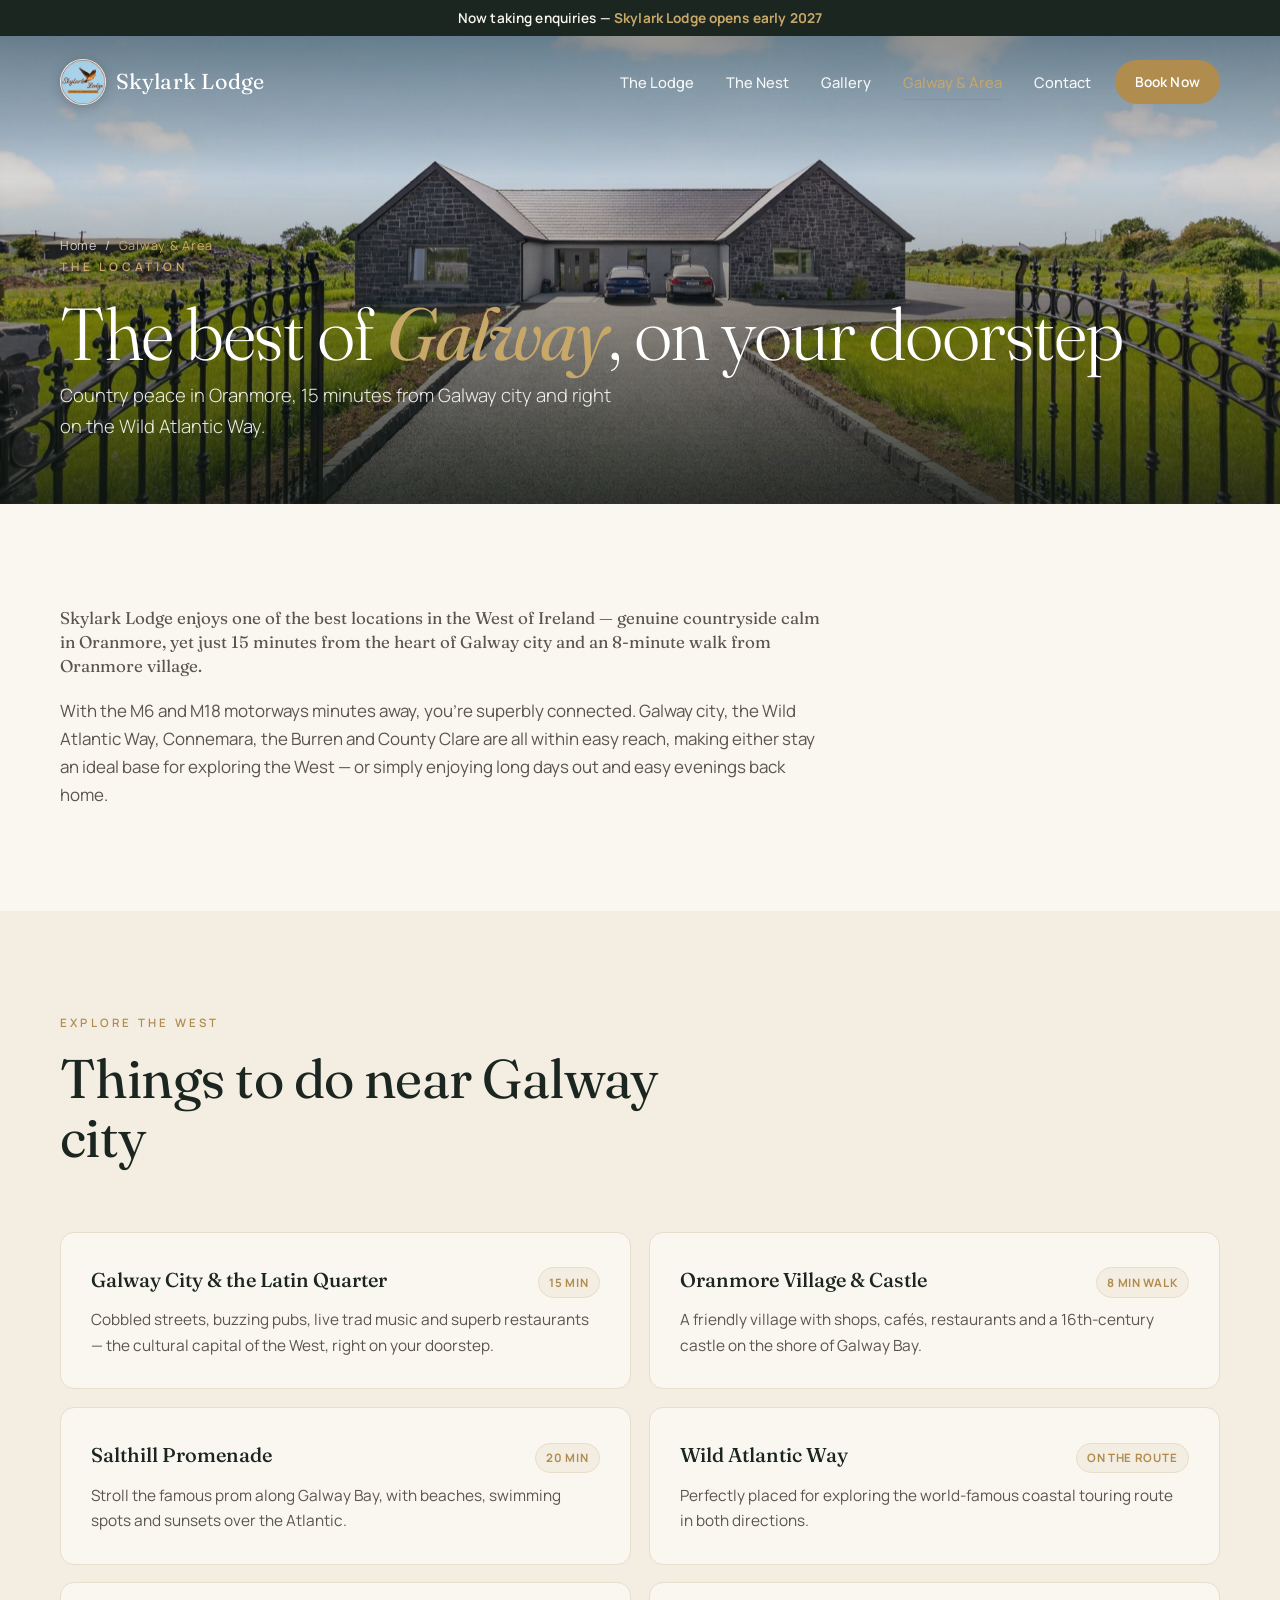
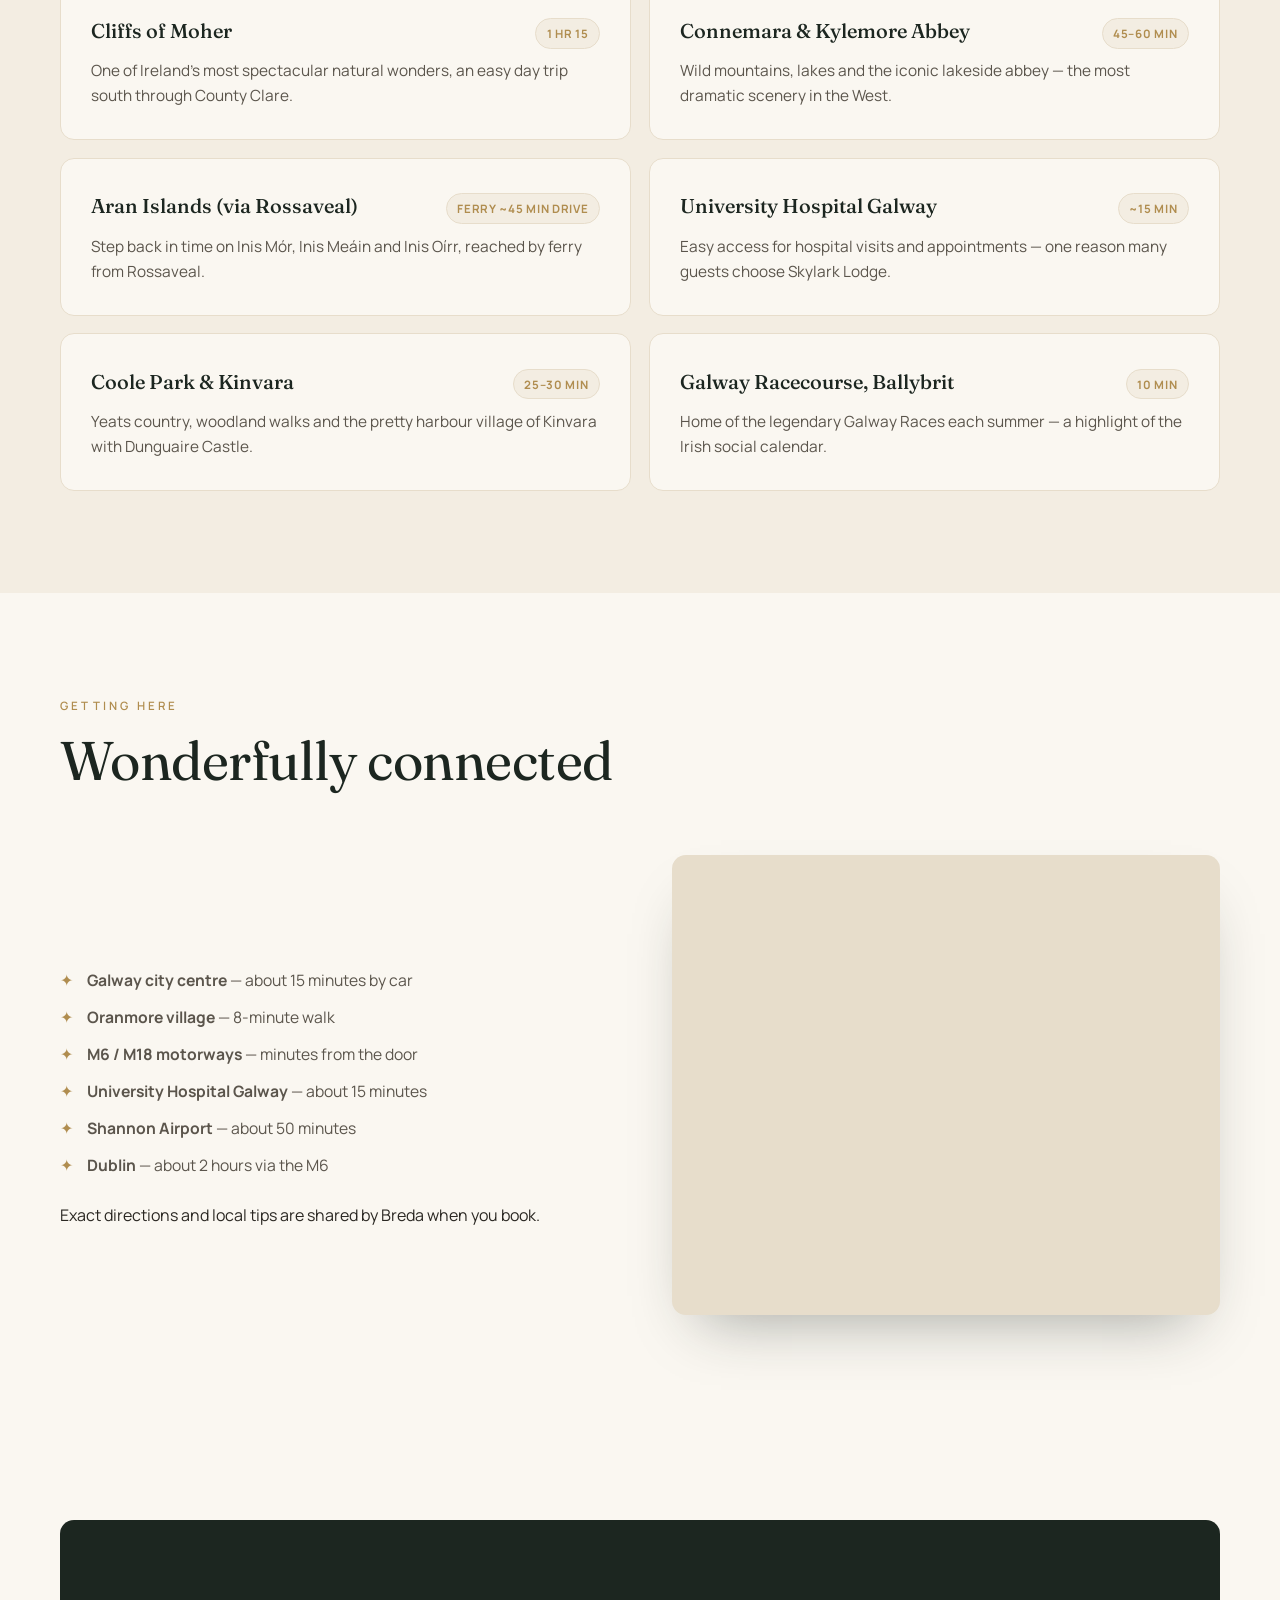
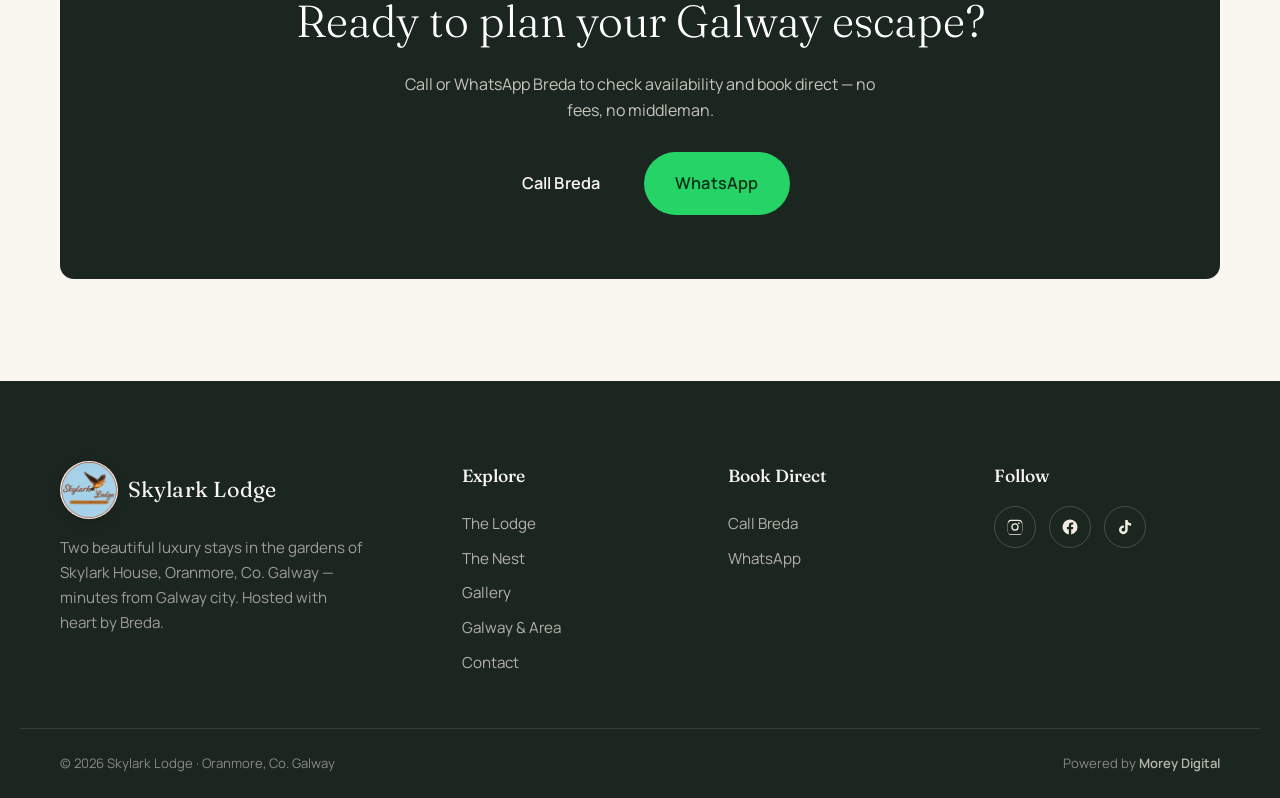
<file: galway.html>
<!DOCTYPE html>
<html lang="en">
<head>
  <meta charset="UTF-8" />
  <meta name="viewport" content="width=device-width, initial-scale=1.0, viewport-fit=cover" />
  <title>Things to Do Near Galway City | Skylark Lodge Area Guide, Oranmore</title>
  <meta name="description" content="Staying near Galway city? Skylark Lodge in Oranmore is 15 minutes from Galway, on the Wild Atlantic Way. Our local guide to the best things to do — Connemara, the Cliffs of Moher, the Aran Islands, beaches and more." />
  <meta name="theme-color" content="#1c2620" />
  <meta name="robots" content="index, follow" />
  <meta name="geo.region" content="IE-G" />
  <meta name="geo.placename" content="Oranmore, County Galway" />
  <meta name="geo.position" content="53.2868;-8.9278" />
  <link rel="canonical" href="https://skylarklodge.ie/galway.html" />
  <meta property="og:type" content="website" />
  <meta property="og:site_name" content="Skylark Lodge" />
  <meta property="og:locale" content="en_IE" />
  <meta property="og:url" content="https://skylarklodge.ie/galway.html" />
  <meta property="og:title" content="Things to Do Near Galway City | Skylark Lodge" />
  <meta property="og:description" content="A local guide to Galway city, Connemara, the Cliffs of Moher, the Aran Islands and the Wild Atlantic Way." />
  <meta property="og:image" content="https://skylarklodge.ie/assets/img/og-image.jpg" />
  <meta name="twitter:card" content="summary_large_image" />
  <link rel="preconnect" href="https://fonts.googleapis.com" />
  <link rel="preconnect" href="https://fonts.gstatic.com" crossorigin />
  <link href="https://fonts.googleapis.com/css2?family=Fraunces:ital,opsz,wght@0,9..144,300;0,9..144,400;0,9..144,500;0,9..144,600;1,9..144,400&family=Manrope:wght@300;400;500;600;700&display=swap" rel="stylesheet" />
  <link rel="stylesheet" href="css/style.css" />
  <link rel="icon" type="image/png" href="assets/img/logo-icon.png" />
  <link rel="apple-touch-icon" href="assets/img/logo-icon.png" />
  <script type="application/ld+json">
  {
    "@context": "https://schema.org",
    "@type": "BreadcrumbList",
    "itemListElement": [
      { "@type": "ListItem", "position": 1, "name": "Home", "item": "https://skylarklodge.ie/" },
      { "@type": "ListItem", "position": 2, "name": "Galway & Area", "item": "https://skylarklodge.ie/galway.html" }
    ]
  }
  </script>
</head>
<body>
  <!-- ====== ANNOUNCEMENT BANNER ====== -->
  <div class="announce" role="status">
    Now taking enquiries — <strong>Skylark Lodge opens early 2027</strong>
  </div>

  <header class="nav" id="nav">
    <div class="nav__inner">
      <a href="index.html" class="brand" aria-label="Skylark Lodge home">
        <img class="brand__logo" src="assets/img/logo.png" alt="Skylark Lodge" width="48" height="48" />
        <span class="brand__text">Skylark&nbsp;Lodge</span>
      </a>
      <nav class="nav__links" aria-label="Primary">
        <a href="the-lodge.html">The Lodge</a>
        <a href="the-nest.html">The Nest</a>
        <a href="gallery.html">Gallery</a>
        <a href="galway.html" aria-current="page">Galway &amp; Area</a>
        <a href="contact.html">Contact</a>
      </nav>
      <a class="btn btn--nav" href="contact.html">Book Now</a>
      <button class="nav__toggle" id="navToggle" aria-label="Open menu" aria-expanded="false"><span></span><span></span><span></span></button>
    </div>
  </header>

  <div class="mobile-menu" id="mobileMenu" aria-hidden="true">
    <nav class="mobile-menu__links">
      <a href="index.html">Home</a>
      <a href="the-lodge.html">The Lodge</a>
      <a href="the-nest.html">The Nest</a>
      <a href="gallery.html">Gallery</a>
      <a href="galway.html">Galway &amp; Area</a>
      <a href="contact.html">Contact</a>
    </nav>
    <div class="mobile-menu__cta">
      <a class="btn btn--solid js-call-link" href="#">Call Breda</a>
      <a class="btn btn--whatsapp js-wa-link" href="#">WhatsApp</a>
    </div>
  </div>

  <section class="page-hero">
    <div class="page-hero__media"><img src="assets/img/exterior-gates.jpg" alt="Gated driveway into the Skylark Lodge grounds near Oranmore, Galway" /></div>
    <div class="page-hero__scrim"></div>
    <div class="page-hero__content">
      <nav class="breadcrumb" aria-label="Breadcrumb"><a href="index.html">Home</a> / <span>Galway &amp; Area</span></nav>
      <p class="hero__eyebrow">The Location</p>
      <h1>The best of <em>Galway</em>, on your doorstep</h1>
      <p class="page-hero__sub">Country peace in Oranmore, 15 minutes from Galway city and right on the Wild Atlantic Way.</p>
    </div>
  </section>

  <section class="section">
    <div class="container">
      <div class="prose reveal">
        <p class="lead">Skylark Lodge enjoys one of the best locations in the West of Ireland — genuine countryside calm in Oranmore, yet just 15 minutes from the heart of Galway city and an 8-minute walk from Oranmore village.</p>
        <p>With the M6 and M18 motorways minutes away, you're superbly connected. Galway city, the Wild Atlantic Way, Connemara, the Burren and County Clare are all within easy reach, making either stay an ideal base for exploring the West — or simply enjoying long days out and easy evenings back home.</p>
      </div>
    </div>
  </section>

  <section class="section section--tint">
    <div class="container">
      <div class="section-head reveal"><p class="eyebrow">Explore the West</p><h2 class="h2">Things to do near Galway city</h2></div>
      <div class="area-grid">
        <article class="area-card reveal">
          <div class="area-card__top"><h3>Galway City &amp; the Latin Quarter</h3><span class="distance">15 min</span></div>
          <p>Cobbled streets, buzzing pubs, live trad music and superb restaurants — the cultural capital of the West, right on your doorstep.</p>
        </article>
        <article class="area-card reveal">
          <div class="area-card__top"><h3>Oranmore Village &amp; Castle</h3><span class="distance">8 min walk</span></div>
          <p>A friendly village with shops, cafés, restaurants and a 16th-century castle on the shore of Galway Bay.</p>
        </article>
        <article class="area-card reveal">
          <div class="area-card__top"><h3>Salthill Promenade</h3><span class="distance">20 min</span></div>
          <p>Stroll the famous prom along Galway Bay, with beaches, swimming spots and sunsets over the Atlantic.</p>
        </article>
        <article class="area-card reveal">
          <div class="area-card__top"><h3>Wild Atlantic Way</h3><span class="distance">On the route</span></div>
          <p>Perfectly placed for exploring the world-famous coastal touring route in both directions.</p>
        </article>
        <article class="area-card reveal">
          <div class="area-card__top"><h3>Cliffs of Moher</h3><span class="distance">1 hr 15</span></div>
          <p>One of Ireland's most spectacular natural wonders, an easy day trip south through County Clare.</p>
        </article>
        <article class="area-card reveal">
          <div class="area-card__top"><h3>Connemara &amp; Kylemore Abbey</h3><span class="distance">45–60 min</span></div>
          <p>Wild mountains, lakes and the iconic lakeside abbey — the most dramatic scenery in the West.</p>
        </article>
        <article class="area-card reveal">
          <div class="area-card__top"><h3>Aran Islands (via Rossaveal)</h3><span class="distance">Ferry ~45 min drive</span></div>
          <p>Step back in time on Inis Mór, Inis Meáin and Inis Oírr, reached by ferry from Rossaveal.</p>
        </article>
        <article class="area-card reveal">
          <div class="area-card__top"><h3>University Hospital Galway</h3><span class="distance">~15 min</span></div>
          <p>Easy access for hospital visits and appointments — one reason many guests choose Skylark Lodge.</p>
        </article>
        <article class="area-card reveal">
          <div class="area-card__top"><h3>Coole Park &amp; Kinvara</h3><span class="distance">25–30 min</span></div>
          <p>Yeats country, woodland walks and the pretty harbour village of Kinvara with Dunguaire Castle.</p>
        </article>
        <article class="area-card reveal">
          <div class="area-card__top"><h3>Galway Racecourse, Ballybrit</h3><span class="distance">10 min</span></div>
          <p>Home of the legendary Galway Races each summer — a highlight of the Irish social calendar.</p>
        </article>
      </div>
    </div>
  </section>

  <section class="section">
    <div class="container">
      <div class="section-head reveal"><p class="eyebrow">Getting here</p><h2 class="h2">Wonderfully connected</h2></div>
      <div class="split">
        <div class="reveal">
      <ul class="amenities" style="grid-template-columns:1fr">
        <li><strong>Galway city centre</strong> — about 15 minutes by car</li>
        <li><strong>Oranmore village</strong> — 8-minute walk</li>
        <li><strong>M6 / M18 motorways</strong> — minutes from the door</li>
        <li><strong>University Hospital Galway</strong> — about 15 minutes</li>
        <li><strong>Shannon Airport</strong> — about 50 minutes</li>
        <li><strong>Dublin</strong> — about 2 hours via the M6</li>
      </ul>
          <p class="prose" style="margin-top:1.4rem">Exact directions and local tips are shared by Breda when you book.</p>
        </div>
        <div class="location__map reveal" style="margin-top:0">
          <iframe title="Map showing Skylark Lodge near Galway" src="https://maps.google.com/maps?q=H91%205A03&t=&z=12&ie=UTF8&iwloc=&output=embed" width="100%" height="100%" style="border:0" loading="lazy" referrerpolicy="no-referrer-when-downgrade" allowfullscreen></iframe>
        </div>
      </div>
    </div>
  </section>

  <section class="section">
    <div class="container">
      <div class="cta-band reveal">
        <h2>Ready to plan your Galway escape?</h2>
        <p>Call or WhatsApp Breda to check availability and book direct — no fees, no middleman.</p>
        <div class="cta-band__actions">
          <a class="btn btn--solid btn--lg js-call-link" href="#">Call Breda</a>
          <a class="btn btn--whatsapp btn--lg js-wa-link" href="#">WhatsApp</a>
        </div>
      </div>
    </div>
  </section>

  <footer class="footer">
    <div class="container footer__grid">
      <div class="footer__brand">
        <a href="index.html" class="brand brand--light">
          <img class="brand__logo" src="assets/img/logo.png" alt="Skylark Lodge" width="56" height="56" />
          <span class="brand__text">Skylark Lodge</span>
        </a>
        <p class="footer__tag">Two beautiful luxury stays in the gardens of Skylark House, Oranmore, Co. Galway — minutes from Galway city. Hosted with heart by Breda.</p>
      </div>
      <div class="footer__col">
        <h4>Explore</h4>
        <a href="the-lodge.html">The Lodge</a>
        <a href="the-nest.html">The Nest</a>
        <a href="gallery.html">Gallery</a>
        <a href="galway.html">Galway &amp; Area</a>
        <a href="contact.html">Contact</a>
      </div>
      <div class="footer__col">
        <h4>Book Direct</h4>
        <a class="js-call-link" href="#">Call Breda</a>
        <a class="js-wa-link" href="#">WhatsApp</a>
      </div>
      <div class="footer__col">
        <h4>Follow</h4>
        <div class="footer__social">
          <a class="js-instagram" href="#" aria-label="Instagram" target="_blank" rel="noopener"><svg viewBox="0 0 24 24" class="ico"><path d="M12 2.2c3.2 0 3.6 0 4.9.1 1.2.1 1.8.3 2.2.4.6.2 1 .5 1.4.9.4.4.7.8.9 1.4.2.4.4 1 .4 2.2.1 1.3.1 1.7.1 4.8s0 3.5-.1 4.8c-.1 1.2-.3 1.8-.4 2.2-.2.6-.5 1-.9 1.4-.4.4-.8.7-1.4.9-.4.2-1 .4-2.2.4-1.3.1-1.7.1-4.9.1s-3.6 0-4.9-.1c-1.2-.1-1.8-.3-2.2-.4-.6-.2-1-.5-1.4-.9-.4-.4-.7-.8-.9-1.4-.2-.4-.4-1-.4-2.2C2.2 15.6 2.2 15.2 2.2 12s0-3.5.1-4.8c.1-1.2.3-1.8.4-2.2.2-.6.5-1 .9-1.4.4-.4.8-.7 1.4-.9.4-.2 1-.4 2.2-.4C8.4 2.2 8.8 2.2 12 2.2zm0 1.8c-3.1 0-3.5 0-4.7.1-1.1.1-1.7.2-2.1.4-.5.2-.9.4-1.3.8-.4.4-.6.8-.8 1.3-.2.4-.3 1-.4 2.1-.1 1.2-.1 1.6-.1 4.7s0 3.5.1 4.7c.1 1.1.2 1.7.4 2.1.2.5.4.9.8 1.3.4.4.8.6 1.3.8.4.2 1 .3 2.1.4 1.2.1 1.6.1 4.7.1s3.5 0 4.7-.1c1.1-.1 1.7-.2 2.1-.4.5-.2.9-.4 1.3-.8.4-.4.6-.8.8-1.3.2-.4.3-1 .4-2.1.1-1.2.1-1.6.1-4.7s0-3.5-.1-4.7c-.1-1.1-.2-1.7-.4-2.1-.2-.5-.4-.9-.8-1.3-.4-.4-.8-.6-1.3-.8-.4-.2-1-.3-2.1-.4-1.2-.1-1.6-.1-4.7-.1zm0 3.1a4.9 4.9 0 1 1 0 9.8 4.9 4.9 0 0 1 0-9.8zm0 8.1a3.2 3.2 0 1 0 0-6.4 3.2 3.2 0 0 0 0 6.4zm6.3-8.3a1.15 1.15 0 1 1-2.3 0 1.15 1.15 0 0 1 2.3 0z" fill="currentColor"/></svg></a>
          <a class="js-facebook" href="#" aria-label="Facebook" target="_blank" rel="noopener"><svg viewBox="0 0 24 24" class="ico"><path d="M22 12a10 10 0 1 0-11.6 9.9v-7H7.9V12h2.5V9.8c0-2.5 1.5-3.9 3.8-3.9 1.1 0 2.2.2 2.2.2v2.5h-1.3c-1.2 0-1.6.8-1.6 1.6V12h2.8l-.4 2.9h-2.3v7A10 10 0 0 0 22 12z" fill="currentColor"/></svg></a>
          <a class="js-tiktok" href="#" aria-label="TikTok" target="_blank" rel="noopener"><svg viewBox="0 0 24 24" class="ico"><path d="M16.6 5.8a4.8 4.8 0 0 1-1.1-3.1h-3.2v12.9a2.5 2.5 0 1 1-2.5-2.5c.2 0 .5 0 .7.1v-3.3a6 6 0 0 0-.7 0 5.8 5.8 0 1 0 5.8 5.8V8.9a7.9 7.9 0 0 0 4.6 1.5V7.1a4.8 4.8 0 0 1-3.6-1.3z" fill="currentColor"/></svg></a>
        </div>
      </div>
    </div>
    <div class="footer__bottom container">
      <p>© <span id="year"></span> Skylark Lodge · Oranmore, Co. Galway</p>
      <p class="footer__credit">Powered by <a href="https://moreydigital.ie" target="_blank" rel="noopener">Morey Digital</a></p>
    </div>
  </footer>

  <div class="mobilebar" id="mobilebar">
    <a class="mobilebar__btn mobilebar__btn--call js-call-link" href="#"><svg viewBox="0 0 24 24" class="ico" aria-hidden="true"><path d="M6.6 10.8a15.1 15.1 0 0 0 6.6 6.6l2.2-2.2c.3-.3.7-.4 1-.2 1.2.4 2.4.6 3.6.6.6 0 1 .4 1 1V20c0 .6-.4 1-1 1A17 17 0 0 1 3 4c0-.6.4-1 1-1h3.4c.6 0 1 .4 1 1 0 1.3.2 2.5.6 3.6.1.4 0 .8-.3 1z" fill="currentColor"/></svg>Call Breda</a>
    <a class="mobilebar__btn mobilebar__btn--wa js-wa-link" href="#"><svg viewBox="0 0 32 32" class="ico" aria-hidden="true"><path d="M16 3C9 3 3.5 8.5 3.5 15.5c0 2.4.7 4.6 1.8 6.6L3 29l7.1-2.2c1.9 1 4 1.6 6.2 1.6 7 0 12.5-5.5 12.5-12.5S23 3 16 3z" fill="currentColor"/></svg>WhatsApp</a>
  </div>

  <script src="js/main.js"></script>
</body>
</html>
</file>
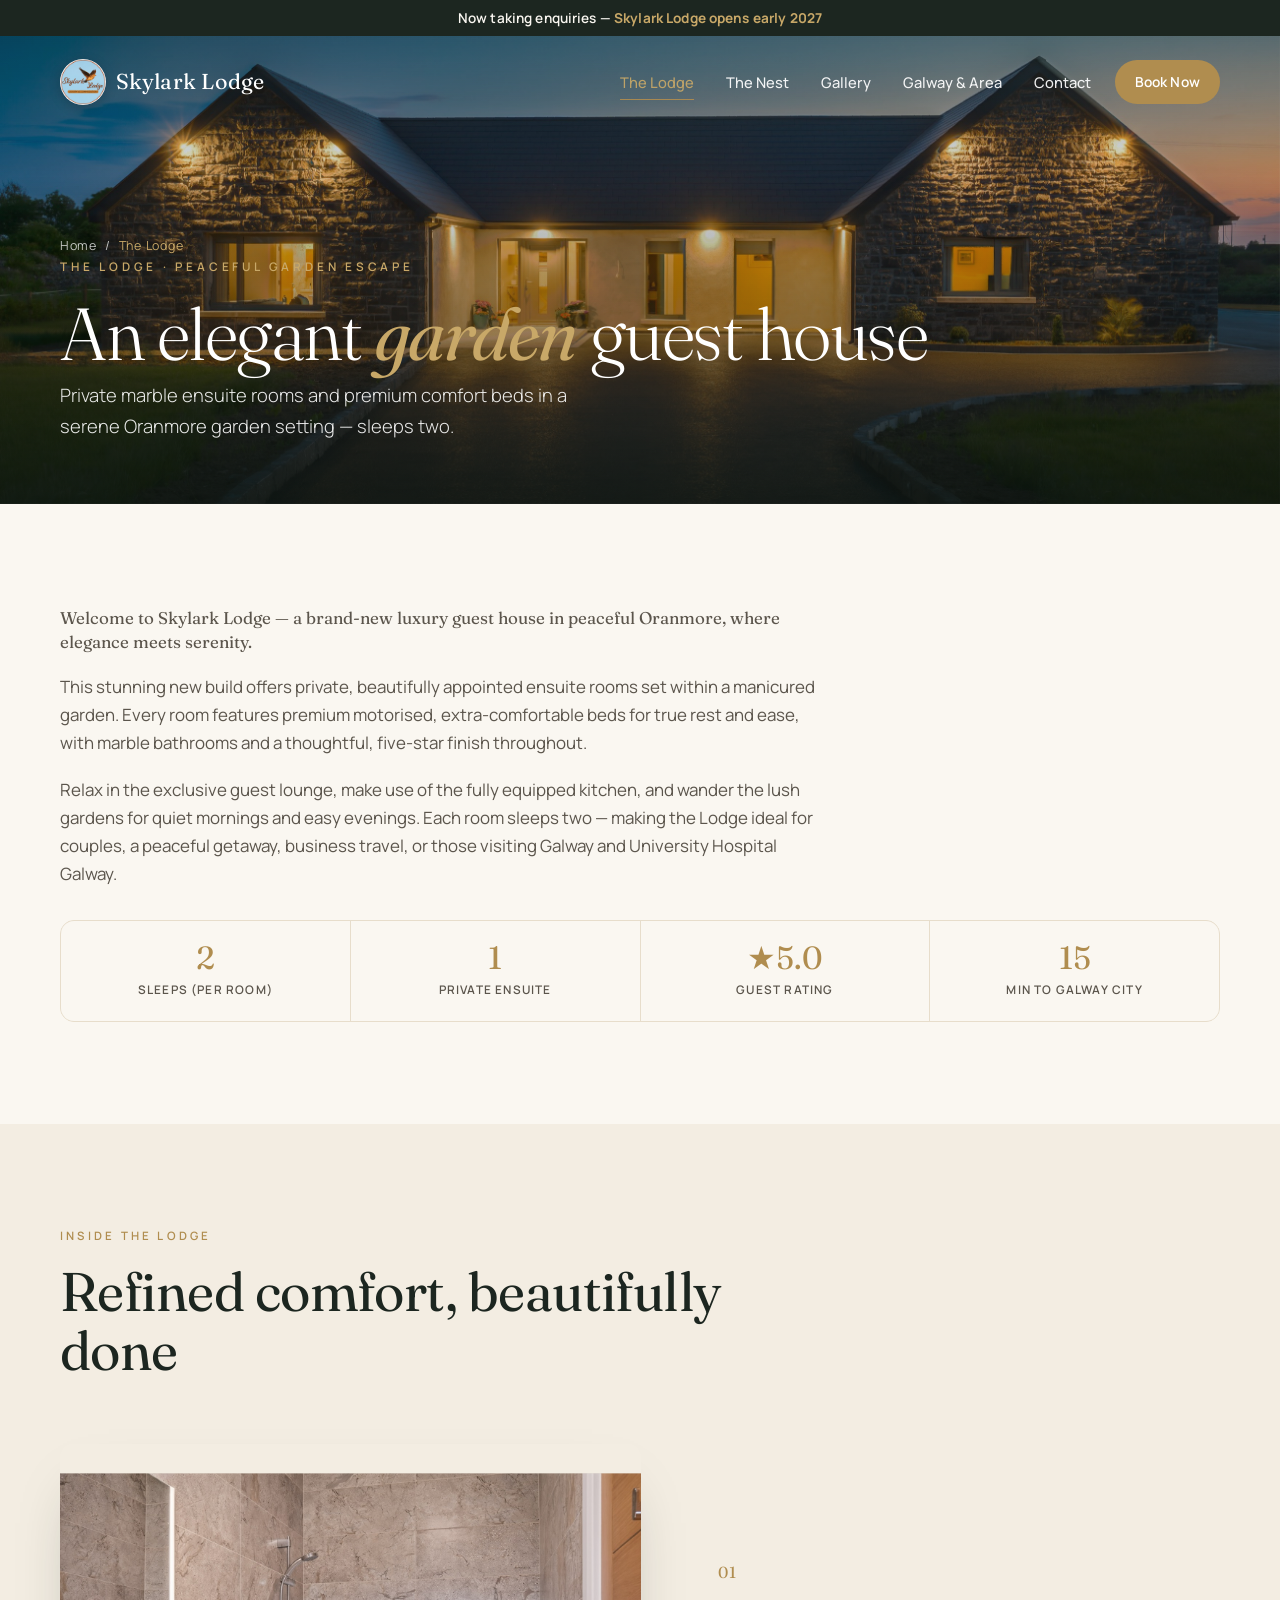
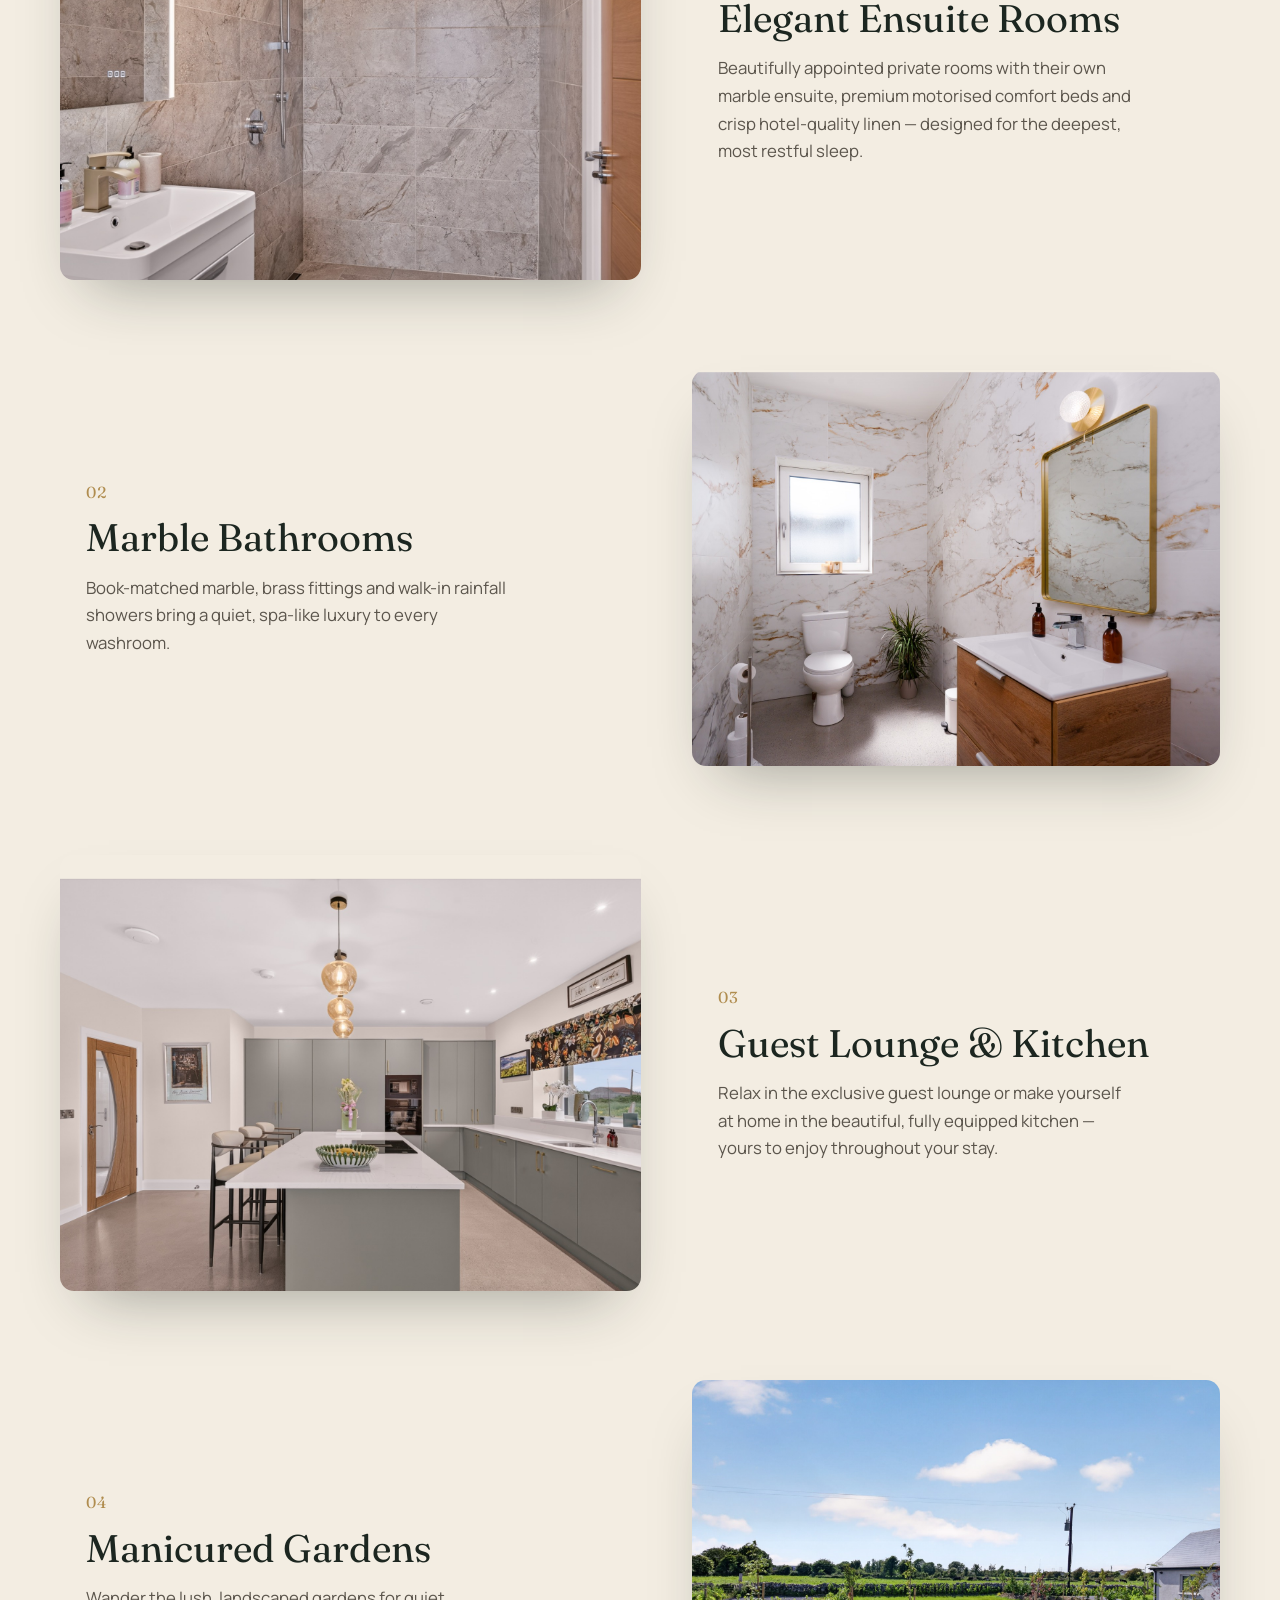
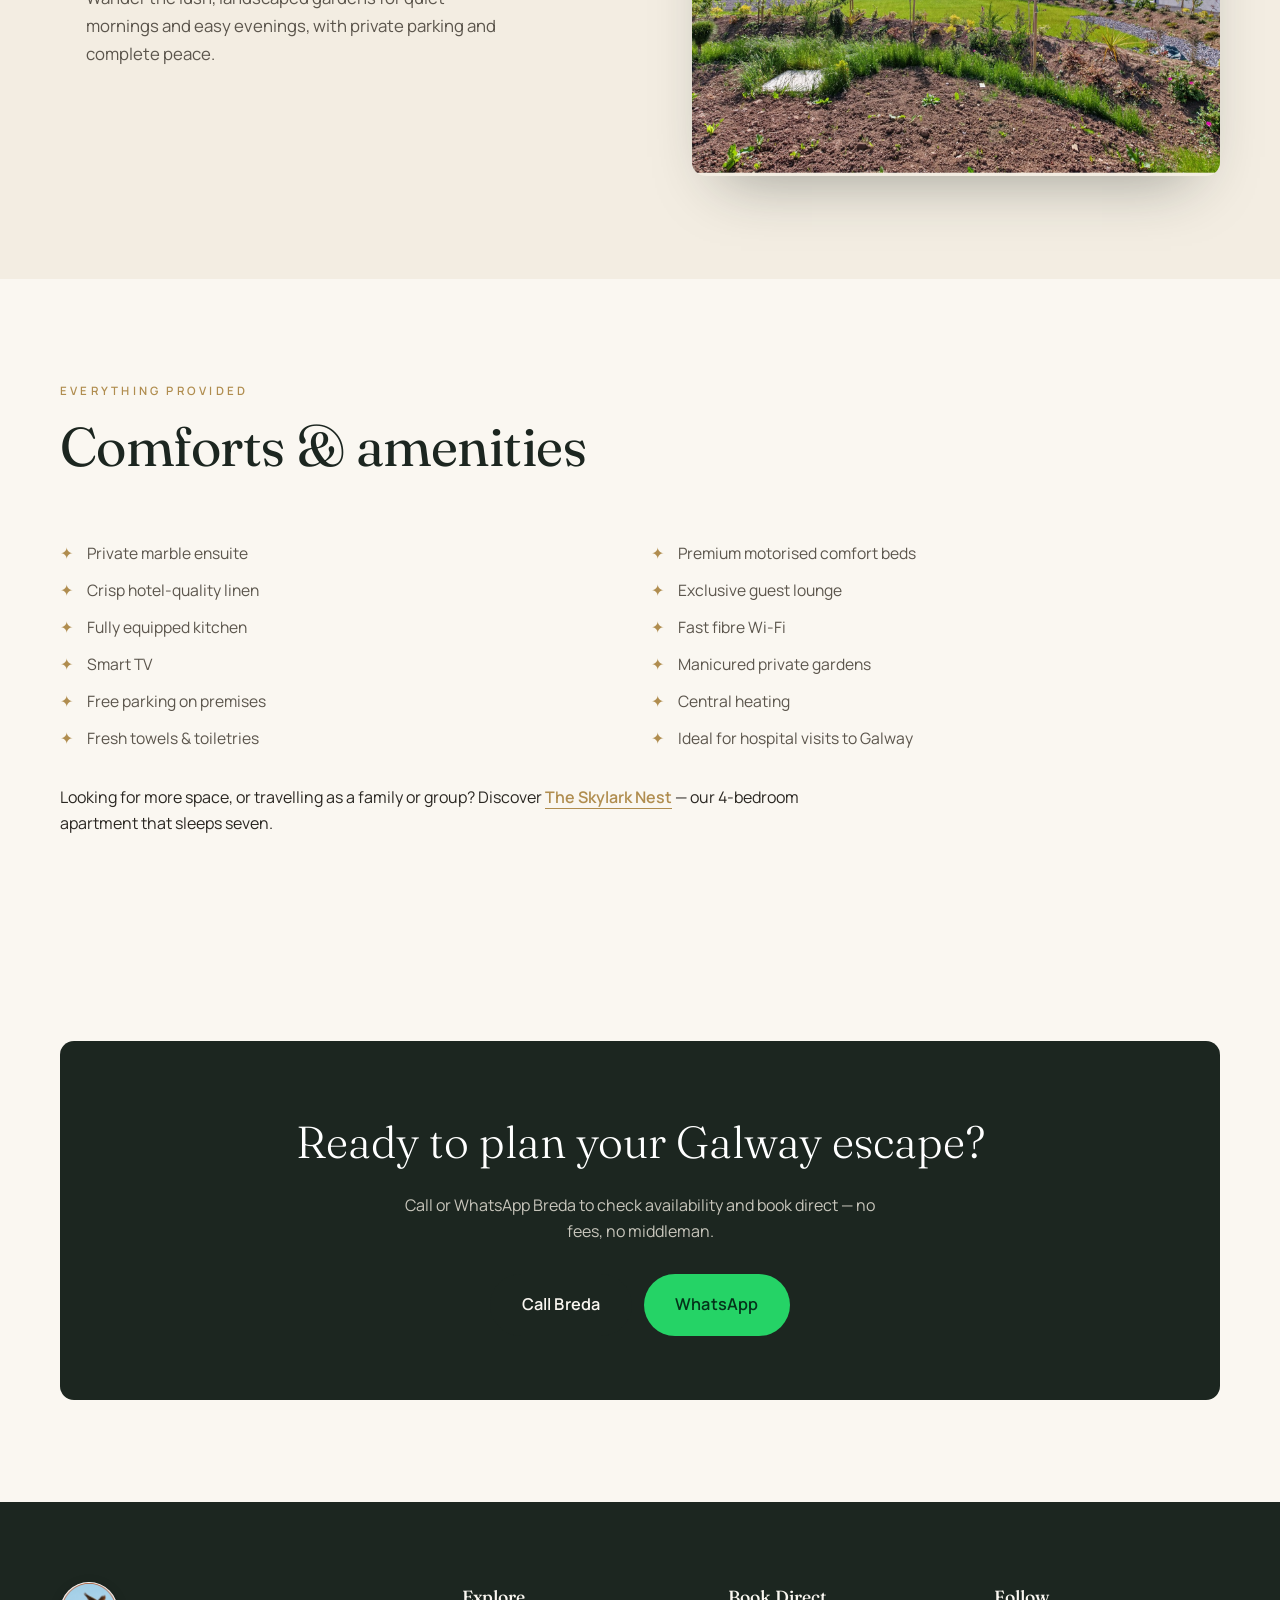
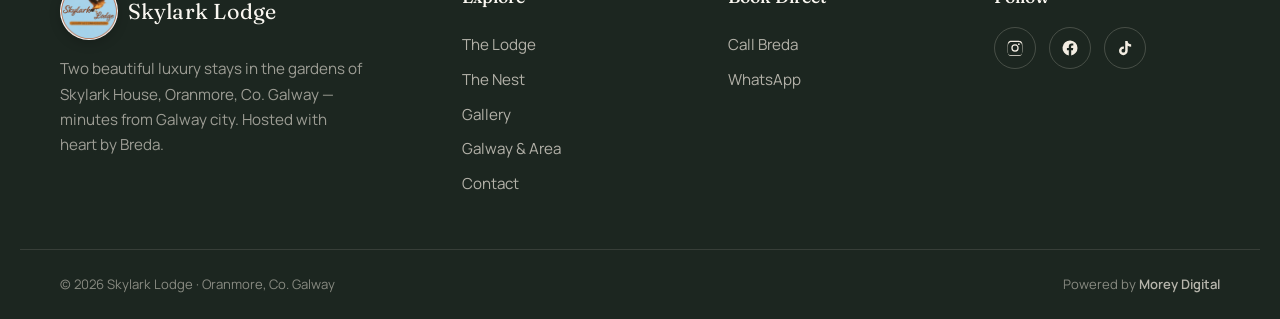
<file: the-lodge.html>
<!DOCTYPE html>
<html lang="en">
<head>
  <meta charset="UTF-8" />
  <meta name="viewport" content="width=device-width, initial-scale=1.0, viewport-fit=cover" />
  <title>The Lodge | Luxury Garden Guest House, Oranmore Co. Galway — Skylark Lodge</title>
  <meta name="description" content="Skylark Lodge is a brand-new luxury guest house in Oranmore, Co. Galway — private marble ensuite rooms, premium motorised comfort beds and a manicured garden setting. Sleeps 2. Ideal for couples and visitors to Galway. Book direct with Breda." />
  <meta name="theme-color" content="#1c2620" />
  <meta name="robots" content="index, follow" />
  <meta name="geo.region" content="IE-G" />
  <meta name="geo.placename" content="Oranmore, County Galway" />
  <meta name="geo.position" content="53.2868;-8.9278" />
  <link rel="canonical" href="https://skylarklodge.ie/the-lodge.html" />
  <meta property="og:type" content="website" />
  <meta property="og:site_name" content="Skylark Lodge" />
  <meta property="og:locale" content="en_IE" />
  <meta property="og:url" content="https://skylarklodge.ie/the-lodge.html" />
  <meta property="og:title" content="The Lodge | Luxury Garden Guest House near Galway" />
  <meta property="og:description" content="Private marble ensuite rooms, premium comfort beds and gardens in Oranmore, Co. Galway." />
  <meta property="og:image" content="https://skylarklodge.ie/assets/img/og-image.jpg" />
  <meta name="twitter:card" content="summary_large_image" />
  <link rel="preconnect" href="https://fonts.googleapis.com" />
  <link rel="preconnect" href="https://fonts.gstatic.com" crossorigin />
  <link href="https://fonts.googleapis.com/css2?family=Fraunces:ital,opsz,wght@0,9..144,300;0,9..144,400;0,9..144,500;0,9..144,600;1,9..144,400&family=Manrope:wght@300;400;500;600;700&display=swap" rel="stylesheet" />
  <link rel="stylesheet" href="css/style.css" />
  <link rel="icon" type="image/png" href="assets/img/logo-icon.png" />
  <link rel="apple-touch-icon" href="assets/img/logo-icon.png" />
  <script type="application/ld+json">
  {
    "@context": "https://schema.org",
    "@type": "LodgingBusiness",
    "@id": "https://skylarklodge.ie/the-lodge.html#stay",
    "name": "Skylark Lodge | Peaceful Garden Escape",
    "description": "A brand-new luxury guest house in Oranmore, County Galway, with private marble ensuite rooms, premium motorised comfort beds, an exclusive guest lounge and manicured gardens.",
    "url": "https://skylarklodge.ie/the-lodge.html",
    "image": "https://skylarklodge.ie/assets/img/hero-exterior-twilight.jpg",
    "telephone": "+353876279097",
    "priceRange": "€€",
    "numberOfRooms": 1,
    "address": { "@type": "PostalAddress", "addressLocality": "Oranmore", "addressRegion": "County Galway", "postalCode": "H91 5A03", "addressCountry": "IE" },
    "geo": { "@type": "GeoCoordinates", "latitude": 53.2868, "longitude": -8.9278 },
    "aggregateRating": { "@type": "AggregateRating", "ratingValue": "5.0", "reviewCount": "2" },
    "sameAs": [ "https://www.instagram.com/skylarklodge/", "https://www.facebook.com/profile.php?id=61590315734183", "https://www.tiktok.com/@skylarklodge" ]
  }
  </script>
</head>
<body>
  <!-- ====== ANNOUNCEMENT BANNER ====== -->
  <div class="announce" role="status">
    Now taking enquiries — <strong>Skylark Lodge opens early 2027</strong>
  </div>

  <header class="nav" id="nav">
    <div class="nav__inner">
      <a href="index.html" class="brand" aria-label="Skylark Lodge home">
        <img class="brand__logo" src="assets/img/logo.png" alt="Skylark Lodge" width="48" height="48" />
        <span class="brand__text">Skylark&nbsp;Lodge</span>
      </a>
      <nav class="nav__links" aria-label="Primary">
        <a href="the-lodge.html" aria-current="page">The Lodge</a>
        <a href="the-nest.html">The Nest</a>
        <a href="gallery.html">Gallery</a>
        <a href="galway.html">Galway &amp; Area</a>
        <a href="contact.html">Contact</a>
      </nav>
      <a class="btn btn--nav" href="contact.html">Book Now</a>
      <button class="nav__toggle" id="navToggle" aria-label="Open menu" aria-expanded="false"><span></span><span></span><span></span></button>
    </div>
  </header>

  <div class="mobile-menu" id="mobileMenu" aria-hidden="true">
    <nav class="mobile-menu__links">
      <a href="index.html">Home</a>
      <a href="the-lodge.html">The Lodge</a>
      <a href="the-nest.html">The Nest</a>
      <a href="gallery.html">Gallery</a>
      <a href="galway.html">Galway &amp; Area</a>
      <a href="contact.html">Contact</a>
    </nav>
    <div class="mobile-menu__cta">
      <a class="btn btn--solid js-call-link" href="#">Call Breda</a>
      <a class="btn btn--whatsapp js-wa-link" href="#">WhatsApp</a>
    </div>
  </div>

  <section class="page-hero">
    <div class="page-hero__media"><img src="assets/img/hero-exterior-twilight@2x.jpg" alt="Skylark Lodge stone guest house glowing at twilight in Oranmore, Galway" /></div>
    <div class="page-hero__scrim"></div>
    <div class="page-hero__content">
      <nav class="breadcrumb" aria-label="Breadcrumb"><a href="index.html">Home</a> / <span>The Lodge</span></nav>
      <p class="hero__eyebrow">The Lodge · Peaceful Garden Escape</p>
      <h1>An elegant <em>garden</em> guest house</h1>
      <p class="page-hero__sub">Private marble ensuite rooms and premium comfort beds in a serene Oranmore garden setting — sleeps two.</p>
    </div>
  </section>

  <section class="section">
    <div class="container">
      <div class="prose reveal">
        <p class="lead">Welcome to Skylark Lodge — a brand-new luxury guest house in peaceful Oranmore, where elegance meets serenity.</p>
        <p>This stunning new build offers private, beautifully appointed ensuite rooms set within a manicured garden. Every room features premium motorised, extra-comfortable beds for true rest and ease, with marble bathrooms and a thoughtful, five-star finish throughout.</p>
        <p>Relax in the exclusive guest lounge, make use of the fully equipped kitchen, and wander the lush gardens for quiet mornings and easy evenings. Each room sleeps two — making the Lodge ideal for couples, a peaceful getaway, business travel, or those visiting Galway and University Hospital Galway.</p>
      </div>
      <div class="facts reveal">
        <div class="fact"><span class="fact__num">2</span><span class="fact__label">Sleeps (per room)</span></div>
        <div class="fact"><span class="fact__num">1</span><span class="fact__label">Private Ensuite</span></div>
        <div class="fact"><span class="fact__num">★5.0</span><span class="fact__label">Guest Rating</span></div>
        <div class="fact"><span class="fact__num">15</span><span class="fact__label">Min to Galway City</span></div>
      </div>
    </div>
  </section>

  <section class="space section--tint" style="padding:clamp(3.5rem,8vw,6.5rem) 0">
    <div class="container">
      <div class="section-head reveal">
        <p class="eyebrow">Inside the Lodge</p>
        <h2 class="h2">Refined comfort, beautifully done</h2>
      </div>
      <div class="row reveal">
        <div class="row__media" data-parallax="0.05"><img src="assets/img/bedroom-navy.jpg" alt="Elegant Ensuite Rooms — Beautifully appointed private rooms with their own marb" loading="lazy" /></div>
        <div class="row__text">
          <span class="row__index">01</span>
          <h3 class="h3">Elegant Ensuite Rooms</h3>
          <p>Beautifully appointed private rooms with their own marble ensuite, premium motorised comfort beds and crisp hotel-quality linen — designed for the deepest, most restful sleep.</p>
        </div>
      </div>
      <div class="row row--reverse reveal">
        <div class="row__media" data-parallax="0.05"><img src="assets/img/bath-marble-gold.jpg" alt="Marble Bathrooms — Book-matched marble, brass fittings and walk-in rainfal" loading="lazy" /></div>
        <div class="row__text">
          <span class="row__index">02</span>
          <h3 class="h3">Marble Bathrooms</h3>
          <p>Book-matched marble, brass fittings and walk-in rainfall showers bring a quiet, spa-like luxury to every washroom.</p>
        </div>
      </div>
      <div class="row reveal">
        <div class="row__media" data-parallax="0.05"><img src="assets/img/kitchen.jpg" alt="Guest Lounge &amp; Kitchen — Relax in the exclusive guest lounge or make yourself at" loading="lazy" /></div>
        <div class="row__text">
          <span class="row__index">03</span>
          <h3 class="h3">Guest Lounge &amp; Kitchen</h3>
          <p>Relax in the exclusive guest lounge or make yourself at home in the beautiful, fully equipped kitchen — yours to enjoy throughout your stay.</p>
        </div>
      </div>
      <div class="row row--reverse reveal">
        <div class="row__media" data-parallax="0.05"><img src="assets/img/garden.jpg" alt="Manicured Gardens — Wander the lush, landscaped gardens for quiet mornings " loading="lazy" /></div>
        <div class="row__text">
          <span class="row__index">04</span>
          <h3 class="h3">Manicured Gardens</h3>
          <p>Wander the lush, landscaped gardens for quiet mornings and easy evenings, with private parking and complete peace.</p>
        </div>
      </div>
    </div>
  </section>

  <section class="section">
    <div class="container">
      <div class="section-head reveal"><p class="eyebrow">Everything provided</p><h2 class="h2">Comforts &amp; amenities</h2></div>
      <ul class="amenities" style="grid-template-columns:repeat(2,1fr)">
        <li>Private marble ensuite</li>
        <li>Premium motorised comfort beds</li>
        <li>Crisp hotel-quality linen</li>
        <li>Exclusive guest lounge</li>
        <li>Fully equipped kitchen</li>
        <li>Fast fibre Wi-Fi</li>
        <li>Smart TV</li>
        <li>Manicured private gardens</li>
        <li>Free parking on premises</li>
        <li>Central heating</li>
        <li>Fresh towels &amp; toiletries</li>
        <li>Ideal for hospital visits to Galway</li>
      </ul>
      <p class="prose" style="margin-top:2rem">Looking for more space, or travelling as a family or group? Discover <a href="the-nest.html" style="color:var(--brass);font-weight:600;border-bottom:1px solid var(--brass)">The Skylark Nest</a> — our 4-bedroom apartment that sleeps seven.</p>
    </div>
  </section>

  <section class="section">
    <div class="container">
      <div class="cta-band reveal">
        <h2>Ready to plan your Galway escape?</h2>
        <p>Call or WhatsApp Breda to check availability and book direct — no fees, no middleman.</p>
        <div class="cta-band__actions">
          <a class="btn btn--solid btn--lg js-call-link" href="#">Call Breda</a>
          <a class="btn btn--whatsapp btn--lg js-wa-link" href="#">WhatsApp</a>
        </div>
      </div>
    </div>
  </section>

  <footer class="footer">
    <div class="container footer__grid">
      <div class="footer__brand">
        <a href="index.html" class="brand brand--light">
          <img class="brand__logo" src="assets/img/logo.png" alt="Skylark Lodge" width="56" height="56" />
          <span class="brand__text">Skylark Lodge</span>
        </a>
        <p class="footer__tag">Two beautiful luxury stays in the gardens of Skylark House, Oranmore, Co. Galway — minutes from Galway city. Hosted with heart by Breda.</p>
      </div>
      <div class="footer__col">
        <h4>Explore</h4>
        <a href="the-lodge.html">The Lodge</a>
        <a href="the-nest.html">The Nest</a>
        <a href="gallery.html">Gallery</a>
        <a href="galway.html">Galway &amp; Area</a>
        <a href="contact.html">Contact</a>
      </div>
      <div class="footer__col">
        <h4>Book Direct</h4>
        <a class="js-call-link" href="#">Call Breda</a>
        <a class="js-wa-link" href="#">WhatsApp</a>
      </div>
      <div class="footer__col">
        <h4>Follow</h4>
        <div class="footer__social">
          <a class="js-instagram" href="#" aria-label="Instagram" target="_blank" rel="noopener"><svg viewBox="0 0 24 24" class="ico"><path d="M12 2.2c3.2 0 3.6 0 4.9.1 1.2.1 1.8.3 2.2.4.6.2 1 .5 1.4.9.4.4.7.8.9 1.4.2.4.4 1 .4 2.2.1 1.3.1 1.7.1 4.8s0 3.5-.1 4.8c-.1 1.2-.3 1.8-.4 2.2-.2.6-.5 1-.9 1.4-.4.4-.8.7-1.4.9-.4.2-1 .4-2.2.4-1.3.1-1.7.1-4.9.1s-3.6 0-4.9-.1c-1.2-.1-1.8-.3-2.2-.4-.6-.2-1-.5-1.4-.9-.4-.4-.7-.8-.9-1.4-.2-.4-.4-1-.4-2.2C2.2 15.6 2.2 15.2 2.2 12s0-3.5.1-4.8c.1-1.2.3-1.8.4-2.2.2-.6.5-1 .9-1.4.4-.4.8-.7 1.4-.9.4-.2 1-.4 2.2-.4C8.4 2.2 8.8 2.2 12 2.2zm0 1.8c-3.1 0-3.5 0-4.7.1-1.1.1-1.7.2-2.1.4-.5.2-.9.4-1.3.8-.4.4-.6.8-.8 1.3-.2.4-.3 1-.4 2.1-.1 1.2-.1 1.6-.1 4.7s0 3.5.1 4.7c.1 1.1.2 1.7.4 2.1.2.5.4.9.8 1.3.4.4.8.6 1.3.8.4.2 1 .3 2.1.4 1.2.1 1.6.1 4.7.1s3.5 0 4.7-.1c1.1-.1 1.7-.2 2.1-.4.5-.2.9-.4 1.3-.8.4-.4.6-.8.8-1.3.2-.4.3-1 .4-2.1.1-1.2.1-1.6.1-4.7s0-3.5-.1-4.7c-.1-1.1-.2-1.7-.4-2.1-.2-.5-.4-.9-.8-1.3-.4-.4-.8-.6-1.3-.8-.4-.2-1-.3-2.1-.4-1.2-.1-1.6-.1-4.7-.1zm0 3.1a4.9 4.9 0 1 1 0 9.8 4.9 4.9 0 0 1 0-9.8zm0 8.1a3.2 3.2 0 1 0 0-6.4 3.2 3.2 0 0 0 0 6.4zm6.3-8.3a1.15 1.15 0 1 1-2.3 0 1.15 1.15 0 0 1 2.3 0z" fill="currentColor"/></svg></a>
          <a class="js-facebook" href="#" aria-label="Facebook" target="_blank" rel="noopener"><svg viewBox="0 0 24 24" class="ico"><path d="M22 12a10 10 0 1 0-11.6 9.9v-7H7.9V12h2.5V9.8c0-2.5 1.5-3.9 3.8-3.9 1.1 0 2.2.2 2.2.2v2.5h-1.3c-1.2 0-1.6.8-1.6 1.6V12h2.8l-.4 2.9h-2.3v7A10 10 0 0 0 22 12z" fill="currentColor"/></svg></a>
          <a class="js-tiktok" href="#" aria-label="TikTok" target="_blank" rel="noopener"><svg viewBox="0 0 24 24" class="ico"><path d="M16.6 5.8a4.8 4.8 0 0 1-1.1-3.1h-3.2v12.9a2.5 2.5 0 1 1-2.5-2.5c.2 0 .5 0 .7.1v-3.3a6 6 0 0 0-.7 0 5.8 5.8 0 1 0 5.8 5.8V8.9a7.9 7.9 0 0 0 4.6 1.5V7.1a4.8 4.8 0 0 1-3.6-1.3z" fill="currentColor"/></svg></a>
        </div>
      </div>
    </div>
    <div class="footer__bottom container">
      <p>© <span id="year"></span> Skylark Lodge · Oranmore, Co. Galway</p>
      <p class="footer__credit">Powered by <a href="https://moreydigital.ie" target="_blank" rel="noopener">Morey Digital</a></p>
    </div>
  </footer>

  <div class="mobilebar" id="mobilebar">
    <a class="mobilebar__btn mobilebar__btn--call js-call-link" href="#"><svg viewBox="0 0 24 24" class="ico" aria-hidden="true"><path d="M6.6 10.8a15.1 15.1 0 0 0 6.6 6.6l2.2-2.2c.3-.3.7-.4 1-.2 1.2.4 2.4.6 3.6.6.6 0 1 .4 1 1V20c0 .6-.4 1-1 1A17 17 0 0 1 3 4c0-.6.4-1 1-1h3.4c.6 0 1 .4 1 1 0 1.3.2 2.5.6 3.6.1.4 0 .8-.3 1z" fill="currentColor"/></svg>Call Breda</a>
    <a class="mobilebar__btn mobilebar__btn--wa js-wa-link" href="#"><svg viewBox="0 0 32 32" class="ico" aria-hidden="true"><path d="M16 3C9 3 3.5 8.5 3.5 15.5c0 2.4.7 4.6 1.8 6.6L3 29l7.1-2.2c1.9 1 4 1.6 6.2 1.6 7 0 12.5-5.5 12.5-12.5S23 3 16 3z" fill="currentColor"/></svg>WhatsApp</a>
  </div>

  <script src="js/main.js"></script>
</body>
</html>
</file>
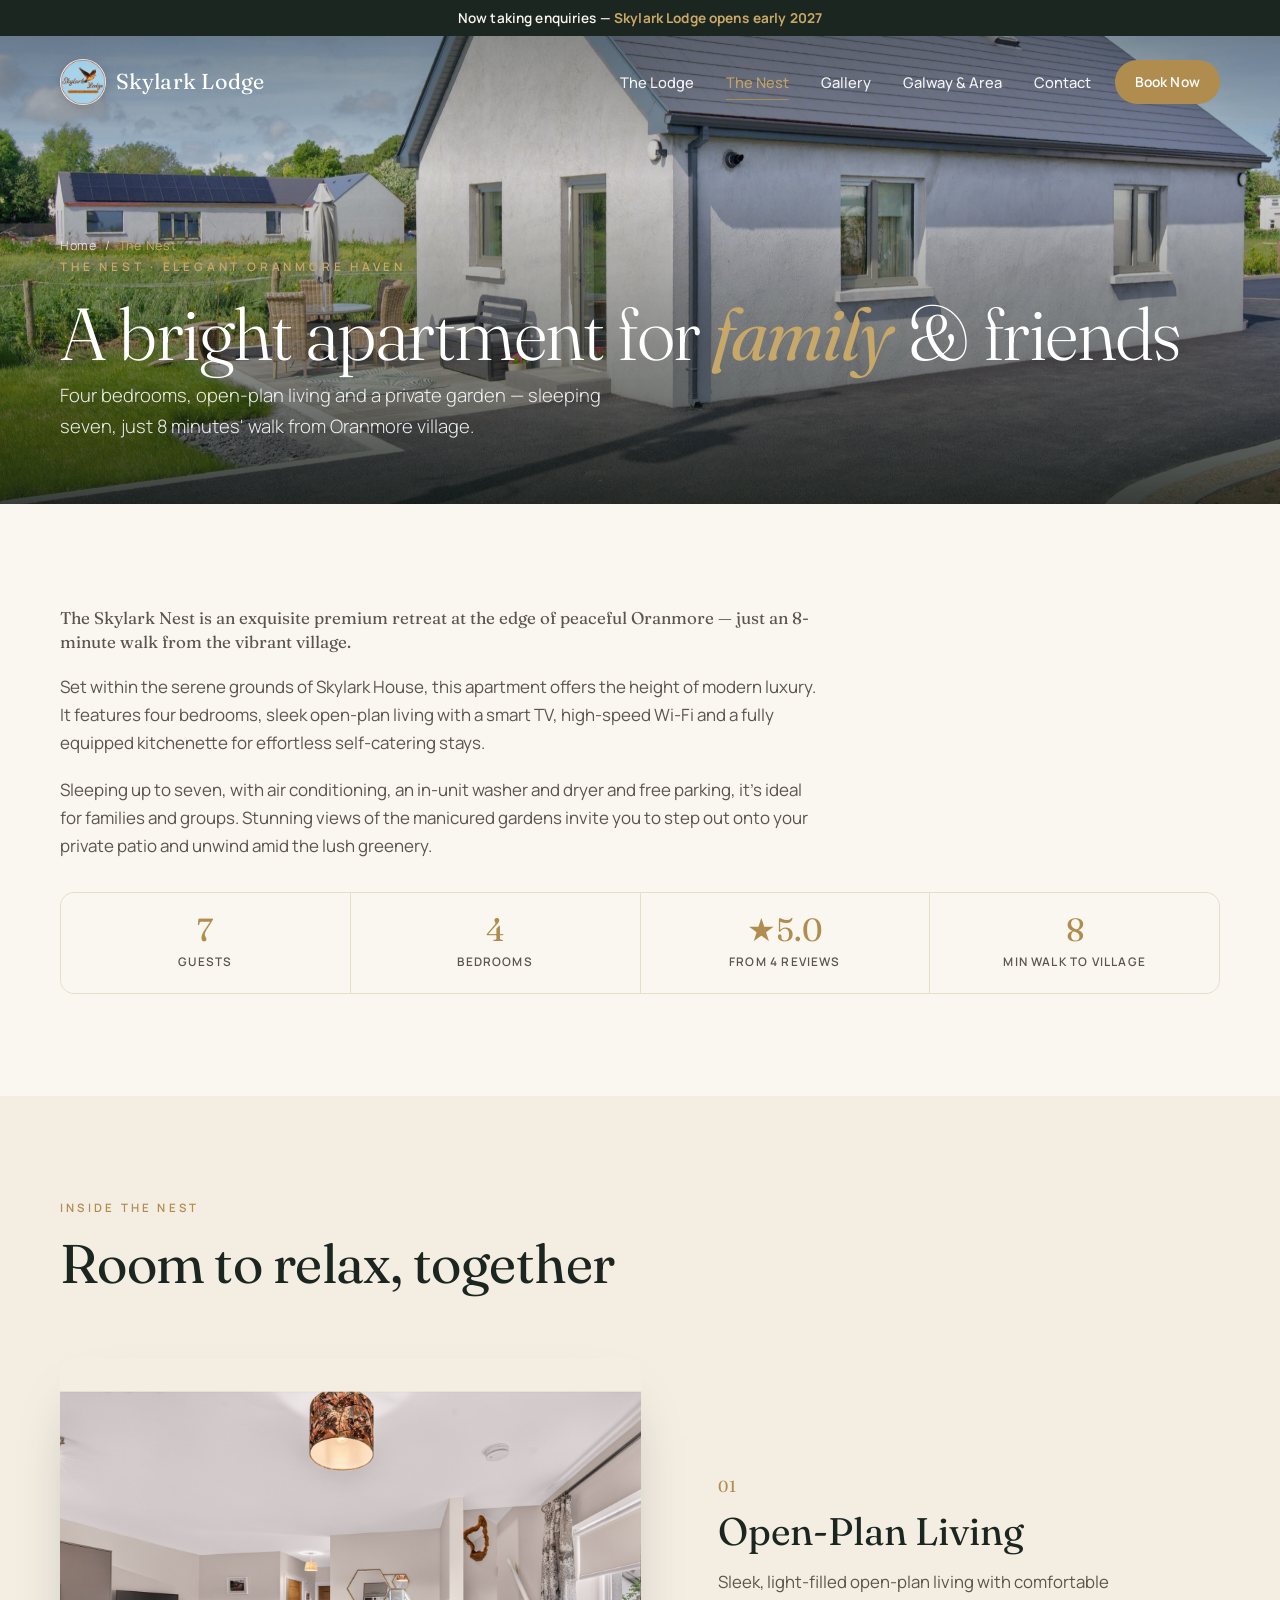
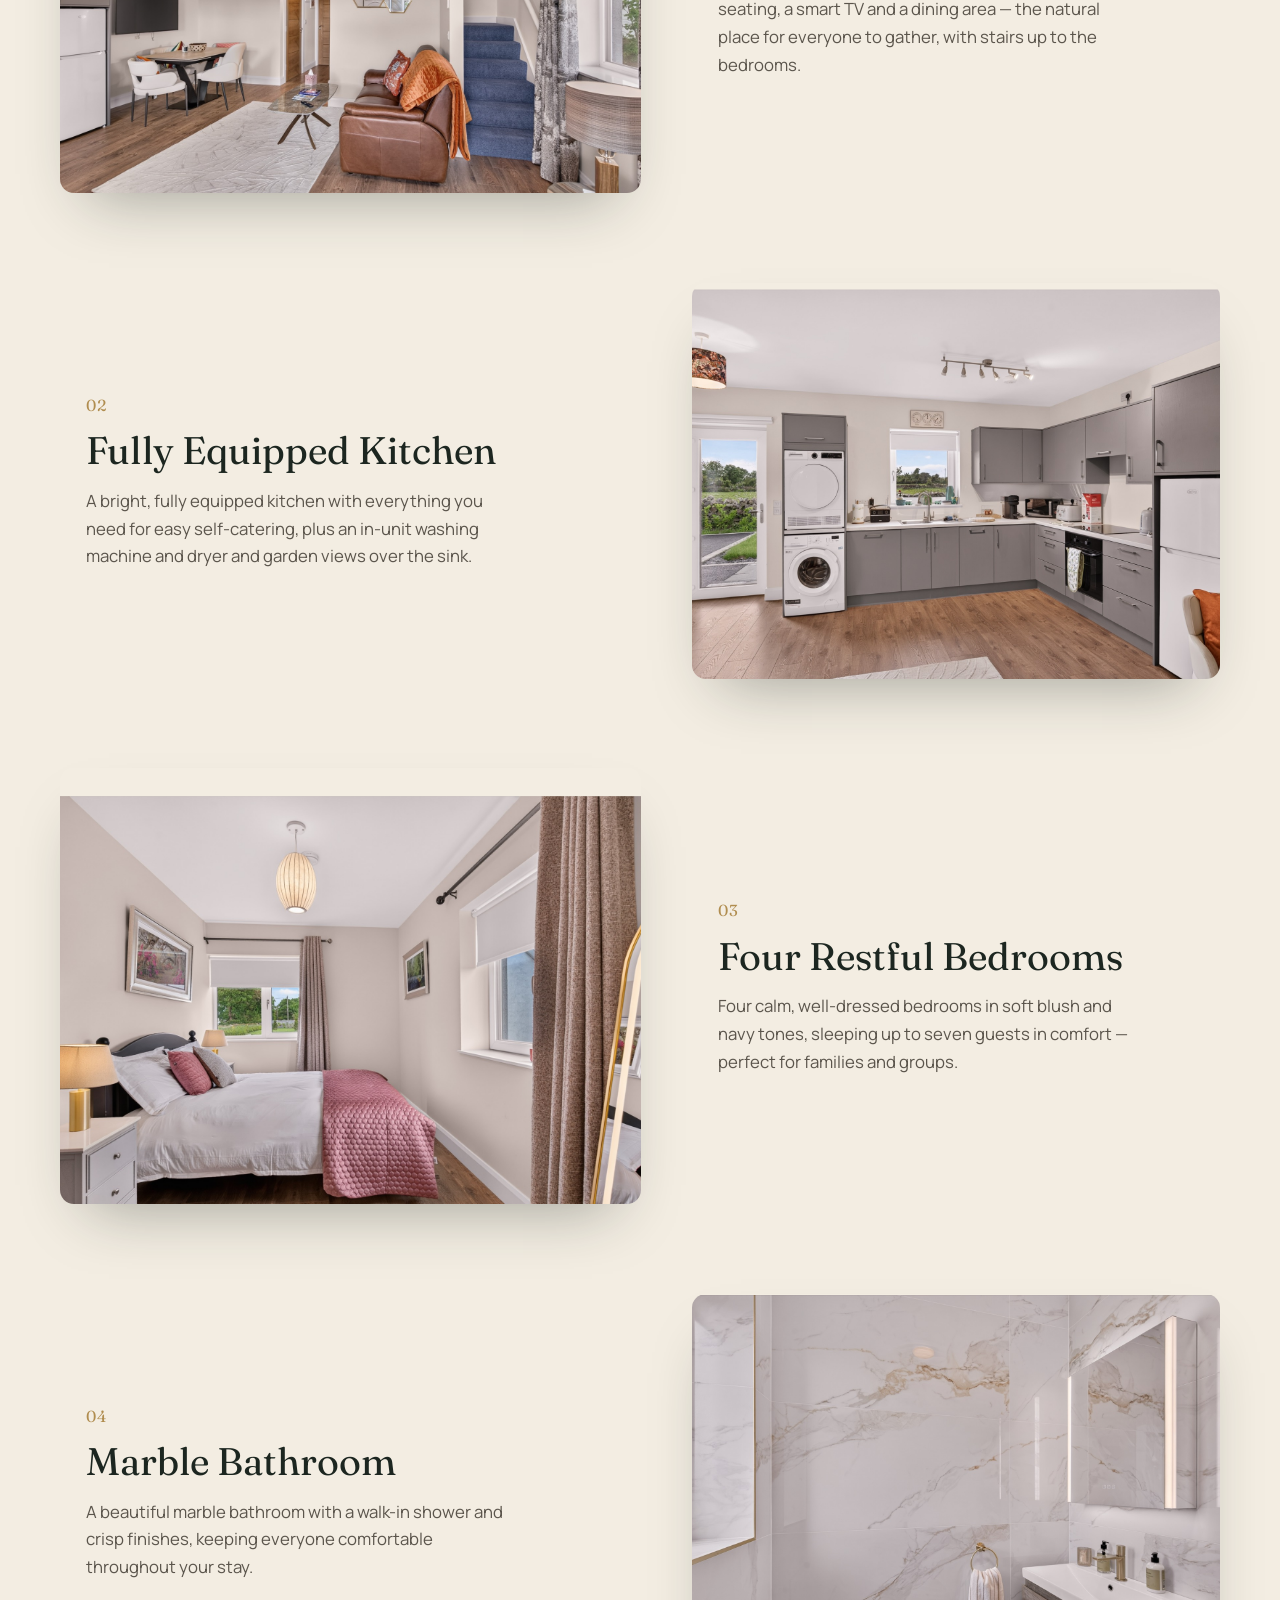
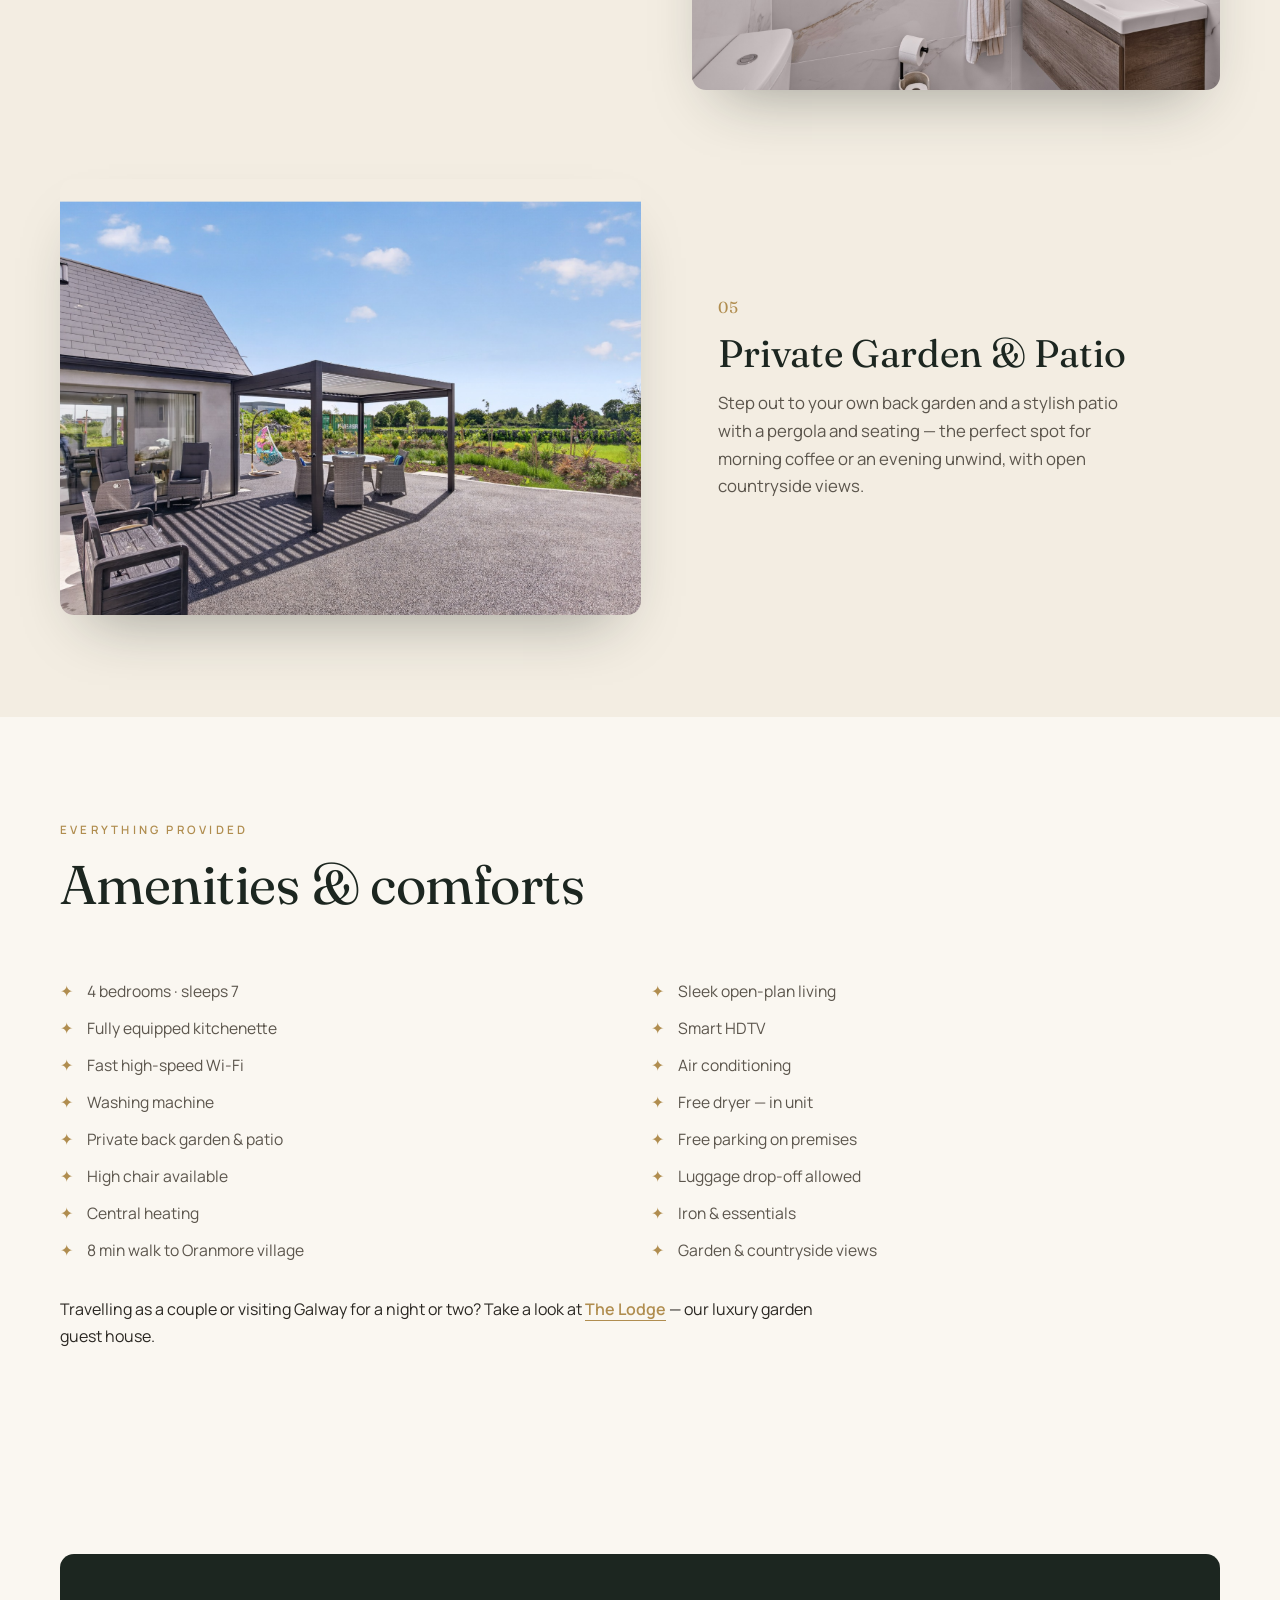
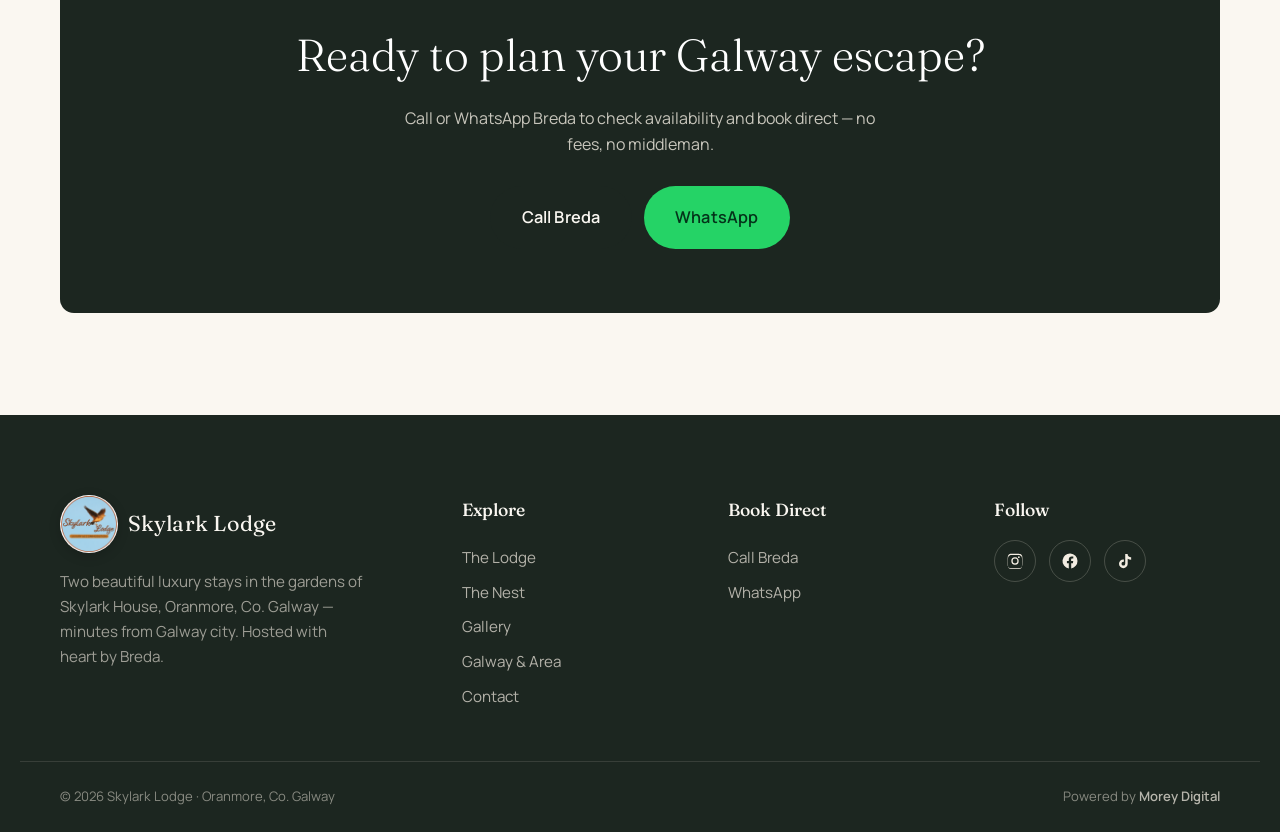
<file: the-nest.html>
<!DOCTYPE html>
<html lang="en">
<head>
  <meta charset="UTF-8" />
  <meta name="viewport" content="width=device-width, initial-scale=1.0, viewport-fit=cover" />
  <title>The Skylark Nest | 4-Bed Apartment, Oranmore Co. Galway — Skylark Lodge</title>
  <meta name="description" content="The Skylark Nest is a luxury 4-bedroom apartment in Oranmore, Co. Galway — sleeps 7, with open-plan living, a fully equipped kitchenette, private garden and air conditioning. 8 minutes' walk to the village, 15 to Galway city. Book direct with Breda." />
  <meta name="theme-color" content="#1c2620" />
  <meta name="robots" content="index, follow" />
  <meta name="geo.region" content="IE-G" />
  <meta name="geo.placename" content="Oranmore, County Galway" />
  <meta name="geo.position" content="53.2868;-8.9278" />
  <link rel="canonical" href="https://skylarklodge.ie/the-nest.html" />
  <meta property="og:type" content="website" />
  <meta property="og:site_name" content="Skylark Lodge" />
  <meta property="og:locale" content="en_IE" />
  <meta property="og:url" content="https://skylarklodge.ie/the-nest.html" />
  <meta property="og:title" content="The Skylark Nest | 4-Bed Apartment near Galway City" />
  <meta property="og:description" content="A luxury 4-bedroom apartment sleeping 7, with open-plan living and a private garden, in Oranmore, Co. Galway." />
  <meta property="og:image" content="https://skylarklodge.ie/assets/img/og-image.jpg" />
  <meta name="twitter:card" content="summary_large_image" />
  <link rel="preconnect" href="https://fonts.googleapis.com" />
  <link rel="preconnect" href="https://fonts.gstatic.com" crossorigin />
  <link href="https://fonts.googleapis.com/css2?family=Fraunces:ital,opsz,wght@0,9..144,300;0,9..144,400;0,9..144,500;0,9..144,600;1,9..144,400&family=Manrope:wght@300;400;500;600;700&display=swap" rel="stylesheet" />
  <link rel="stylesheet" href="css/style.css" />
  <link rel="icon" type="image/png" href="assets/img/logo-icon.png" />
  <link rel="apple-touch-icon" href="assets/img/logo-icon.png" />
  <script type="application/ld+json">
  {
    "@context": "https://schema.org",
    "@type": "LodgingBusiness",
    "@id": "https://skylarklodge.ie/the-nest.html#stay",
    "name": "The Skylark Nest | Elegant Oranmore Haven",
    "description": "A luxury 4-bedroom apartment in the grounds of Skylark House, Oranmore, sleeping up to 7, with open-plan living, a fully equipped kitchenette, private garden and air conditioning.",
    "url": "https://skylarklodge.ie/the-nest.html",
    "image": "https://skylarklodge.ie/assets/img/nest-exterior.jpg",
    "telephone": "+353876279097",
    "priceRange": "€€",
    "numberOfRooms": 4,
    "address": { "@type": "PostalAddress", "addressLocality": "Oranmore", "addressRegion": "County Galway", "postalCode": "H91 5A03", "addressCountry": "IE" },
    "geo": { "@type": "GeoCoordinates", "latitude": 53.2868, "longitude": -8.9278 },
    "aggregateRating": { "@type": "AggregateRating", "ratingValue": "5.0", "reviewCount": "4" },
    "sameAs": [ "https://www.instagram.com/skylarklodge/", "https://www.facebook.com/profile.php?id=61590315734183", "https://www.tiktok.com/@skylarklodge" ]
  }
  </script>
</head>
<body>
  <!-- ====== ANNOUNCEMENT BANNER ====== -->
  <div class="announce" role="status">
    Now taking enquiries — <strong>Skylark Lodge opens early 2027</strong>
  </div>

  <header class="nav" id="nav">
    <div class="nav__inner">
      <a href="index.html" class="brand" aria-label="Skylark Lodge home">
        <img class="brand__logo" src="assets/img/logo.png" alt="Skylark Lodge" width="48" height="48" />
        <span class="brand__text">Skylark&nbsp;Lodge</span>
      </a>
      <nav class="nav__links" aria-label="Primary">
        <a href="the-lodge.html">The Lodge</a>
        <a href="the-nest.html" aria-current="page">The Nest</a>
        <a href="gallery.html">Gallery</a>
        <a href="galway.html">Galway &amp; Area</a>
        <a href="contact.html">Contact</a>
      </nav>
      <a class="btn btn--nav" href="contact.html">Book Now</a>
      <button class="nav__toggle" id="navToggle" aria-label="Open menu" aria-expanded="false"><span></span><span></span><span></span></button>
    </div>
  </header>

  <div class="mobile-menu" id="mobileMenu" aria-hidden="true">
    <nav class="mobile-menu__links">
      <a href="index.html">Home</a>
      <a href="the-lodge.html">The Lodge</a>
      <a href="the-nest.html">The Nest</a>
      <a href="gallery.html">Gallery</a>
      <a href="galway.html">Galway &amp; Area</a>
      <a href="contact.html">Contact</a>
    </nav>
    <div class="mobile-menu__cta">
      <a class="btn btn--solid js-call-link" href="#">Call Breda</a>
      <a class="btn btn--whatsapp js-wa-link" href="#">WhatsApp</a>
    </div>
  </div>

  <section class="page-hero">
    <div class="page-hero__media"><img src="assets/img/nest-exterior@2x.jpg" alt="The Skylark Nest, a white cottage apartment with garden in Oranmore, Galway" /></div>
    <div class="page-hero__scrim"></div>
    <div class="page-hero__content">
      <nav class="breadcrumb" aria-label="Breadcrumb"><a href="index.html">Home</a> / <span>The Nest</span></nav>
      <p class="hero__eyebrow">The Nest · Elegant Oranmore Haven</p>
      <h1>A bright apartment for <em>family</em> &amp; friends</h1>
      <p class="page-hero__sub">Four bedrooms, open-plan living and a private garden — sleeping seven, just 8 minutes' walk from Oranmore village.</p>
    </div>
  </section>

  <section class="section">
    <div class="container">
      <div class="prose reveal">
        <p class="lead">The Skylark Nest is an exquisite premium retreat at the edge of peaceful Oranmore — just an 8-minute walk from the vibrant village.</p>
        <p>Set within the serene grounds of Skylark House, this apartment offers the height of modern luxury. It features four bedrooms, sleek open-plan living with a smart TV, high-speed Wi-Fi and a fully equipped kitchenette for effortless self-catering stays.</p>
        <p>Sleeping up to seven, with air conditioning, an in-unit washer and dryer and free parking, it's ideal for families and groups. Stunning views of the manicured gardens invite you to step out onto your private patio and unwind amid the lush greenery.</p>
      </div>
      <div class="facts reveal">
        <div class="fact"><span class="fact__num">7</span><span class="fact__label">Guests</span></div>
        <div class="fact"><span class="fact__num">4</span><span class="fact__label">Bedrooms</span></div>
        <div class="fact"><span class="fact__num">★5.0</span><span class="fact__label">From 4 Reviews</span></div>
        <div class="fact"><span class="fact__num">8</span><span class="fact__label">Min Walk to Village</span></div>
      </div>
    </div>
  </section>

  <section class="space section--tint" style="padding:clamp(3.5rem,8vw,6.5rem) 0">
    <div class="container">
      <div class="section-head reveal"><p class="eyebrow">Inside the Nest</p><h2 class="h2">Room to relax, together</h2></div>
      <div class="row reveal">
        <div class="row__media" data-parallax="0.05"><img src="assets/img/nest-living.jpg" alt="Open-Plan Living — Sleek, light-filled open-plan living with comfortable s" loading="lazy" /></div>
        <div class="row__text">
          <span class="row__index">01</span>
          <h3 class="h3">Open-Plan Living</h3>
          <p>Sleek, light-filled open-plan living with comfortable seating, a smart TV and a dining area — the natural place for everyone to gather, with stairs up to the bedrooms.</p>
        </div>
      </div>
      <div class="row row--reverse reveal">
        <div class="row__media" data-parallax="0.05"><img src="assets/img/nest-kitchen.jpg" alt="Fully Equipped Kitchen — A bright, fully equipped kitchen with everything you ne" loading="lazy" /></div>
        <div class="row__text">
          <span class="row__index">02</span>
          <h3 class="h3">Fully Equipped Kitchen</h3>
          <p>A bright, fully equipped kitchen with everything you need for easy self-catering, plus an in-unit washing machine and dryer and garden views over the sink.</p>
        </div>
      </div>
      <div class="row reveal">
        <div class="row__media" data-parallax="0.05"><img src="assets/img/nest-bed1.jpg" alt="Four Restful Bedrooms — Four calm, well-dressed bedrooms in soft blush and navy" loading="lazy" /></div>
        <div class="row__text">
          <span class="row__index">03</span>
          <h3 class="h3">Four Restful Bedrooms</h3>
          <p>Four calm, well-dressed bedrooms in soft blush and navy tones, sleeping up to seven guests in comfort — perfect for families and groups.</p>
        </div>
      </div>
      <div class="row row--reverse reveal">
        <div class="row__media" data-parallax="0.05"><img src="assets/img/nest-bath.jpg" alt="Marble Bathroom — A beautiful marble bathroom with a walk-in shower and c" loading="lazy" /></div>
        <div class="row__text">
          <span class="row__index">04</span>
          <h3 class="h3">Marble Bathroom</h3>
          <p>A beautiful marble bathroom with a walk-in shower and crisp finishes, keeping everyone comfortable throughout your stay.</p>
        </div>
      </div>
      <div class="row reveal">
        <div class="row__media" data-parallax="0.05"><img src="assets/img/nest-patio.jpg" alt="Private Garden &amp; Patio — Step out to your own back garden and a stylish patio wi" loading="lazy" /></div>
        <div class="row__text">
          <span class="row__index">05</span>
          <h3 class="h3">Private Garden &amp; Patio</h3>
          <p>Step out to your own back garden and a stylish patio with a pergola and seating — the perfect spot for morning coffee or an evening unwind, with open countryside views.</p>
        </div>
      </div>
    </div>
  </section>

  <section class="section">
    <div class="container">
      <div class="section-head reveal"><p class="eyebrow">Everything provided</p><h2 class="h2">Amenities &amp; comforts</h2></div>
      <ul class="amenities" style="grid-template-columns:repeat(2,1fr)">
        <li>4 bedrooms · sleeps 7</li>
        <li>Sleek open-plan living</li>
        <li>Fully equipped kitchenette</li>
        <li>Smart HDTV</li>
        <li>Fast high-speed Wi-Fi</li>
        <li>Air conditioning</li>
        <li>Washing machine</li>
        <li>Free dryer — in unit</li>
        <li>Private back garden &amp; patio</li>
        <li>Free parking on premises</li>
        <li>High chair available</li>
        <li>Luggage drop-off allowed</li>
        <li>Central heating</li>
        <li>Iron &amp; essentials</li>
        <li>8 min walk to Oranmore village</li>
        <li>Garden &amp; countryside views</li>
      </ul>
      <p class="prose" style="margin-top:2rem">Travelling as a couple or visiting Galway for a night or two? Take a look at <a href="the-lodge.html" style="color:var(--brass);font-weight:600;border-bottom:1px solid var(--brass)">The Lodge</a> — our luxury garden guest house.</p>
    </div>
  </section>

  <section class="section">
    <div class="container">
      <div class="cta-band reveal">
        <h2>Ready to plan your Galway escape?</h2>
        <p>Call or WhatsApp Breda to check availability and book direct — no fees, no middleman.</p>
        <div class="cta-band__actions">
          <a class="btn btn--solid btn--lg js-call-link" href="#">Call Breda</a>
          <a class="btn btn--whatsapp btn--lg js-wa-link" href="#">WhatsApp</a>
        </div>
      </div>
    </div>
  </section>

  <footer class="footer">
    <div class="container footer__grid">
      <div class="footer__brand">
        <a href="index.html" class="brand brand--light">
          <img class="brand__logo" src="assets/img/logo.png" alt="Skylark Lodge" width="56" height="56" />
          <span class="brand__text">Skylark Lodge</span>
        </a>
        <p class="footer__tag">Two beautiful luxury stays in the gardens of Skylark House, Oranmore, Co. Galway — minutes from Galway city. Hosted with heart by Breda.</p>
      </div>
      <div class="footer__col">
        <h4>Explore</h4>
        <a href="the-lodge.html">The Lodge</a>
        <a href="the-nest.html">The Nest</a>
        <a href="gallery.html">Gallery</a>
        <a href="galway.html">Galway &amp; Area</a>
        <a href="contact.html">Contact</a>
      </div>
      <div class="footer__col">
        <h4>Book Direct</h4>
        <a class="js-call-link" href="#">Call Breda</a>
        <a class="js-wa-link" href="#">WhatsApp</a>
      </div>
      <div class="footer__col">
        <h4>Follow</h4>
        <div class="footer__social">
          <a class="js-instagram" href="#" aria-label="Instagram" target="_blank" rel="noopener"><svg viewBox="0 0 24 24" class="ico"><path d="M12 2.2c3.2 0 3.6 0 4.9.1 1.2.1 1.8.3 2.2.4.6.2 1 .5 1.4.9.4.4.7.8.9 1.4.2.4.4 1 .4 2.2.1 1.3.1 1.7.1 4.8s0 3.5-.1 4.8c-.1 1.2-.3 1.8-.4 2.2-.2.6-.5 1-.9 1.4-.4.4-.8.7-1.4.9-.4.2-1 .4-2.2.4-1.3.1-1.7.1-4.9.1s-3.6 0-4.9-.1c-1.2-.1-1.8-.3-2.2-.4-.6-.2-1-.5-1.4-.9-.4-.4-.7-.8-.9-1.4-.2-.4-.4-1-.4-2.2C2.2 15.6 2.2 15.2 2.2 12s0-3.5.1-4.8c.1-1.2.3-1.8.4-2.2.2-.6.5-1 .9-1.4.4-.4.8-.7 1.4-.9.4-.2 1-.4 2.2-.4C8.4 2.2 8.8 2.2 12 2.2zm0 1.8c-3.1 0-3.5 0-4.7.1-1.1.1-1.7.2-2.1.4-.5.2-.9.4-1.3.8-.4.4-.6.8-.8 1.3-.2.4-.3 1-.4 2.1-.1 1.2-.1 1.6-.1 4.7s0 3.5.1 4.7c.1 1.1.2 1.7.4 2.1.2.5.4.9.8 1.3.4.4.8.6 1.3.8.4.2 1 .3 2.1.4 1.2.1 1.6.1 4.7.1s3.5 0 4.7-.1c1.1-.1 1.7-.2 2.1-.4.5-.2.9-.4 1.3-.8.4-.4.6-.8.8-1.3.2-.4.3-1 .4-2.1.1-1.2.1-1.6.1-4.7s0-3.5-.1-4.7c-.1-1.1-.2-1.7-.4-2.1-.2-.5-.4-.9-.8-1.3-.4-.4-.8-.6-1.3-.8-.4-.2-1-.3-2.1-.4-1.2-.1-1.6-.1-4.7-.1zm0 3.1a4.9 4.9 0 1 1 0 9.8 4.9 4.9 0 0 1 0-9.8zm0 8.1a3.2 3.2 0 1 0 0-6.4 3.2 3.2 0 0 0 0 6.4zm6.3-8.3a1.15 1.15 0 1 1-2.3 0 1.15 1.15 0 0 1 2.3 0z" fill="currentColor"/></svg></a>
          <a class="js-facebook" href="#" aria-label="Facebook" target="_blank" rel="noopener"><svg viewBox="0 0 24 24" class="ico"><path d="M22 12a10 10 0 1 0-11.6 9.9v-7H7.9V12h2.5V9.8c0-2.5 1.5-3.9 3.8-3.9 1.1 0 2.2.2 2.2.2v2.5h-1.3c-1.2 0-1.6.8-1.6 1.6V12h2.8l-.4 2.9h-2.3v7A10 10 0 0 0 22 12z" fill="currentColor"/></svg></a>
          <a class="js-tiktok" href="#" aria-label="TikTok" target="_blank" rel="noopener"><svg viewBox="0 0 24 24" class="ico"><path d="M16.6 5.8a4.8 4.8 0 0 1-1.1-3.1h-3.2v12.9a2.5 2.5 0 1 1-2.5-2.5c.2 0 .5 0 .7.1v-3.3a6 6 0 0 0-.7 0 5.8 5.8 0 1 0 5.8 5.8V8.9a7.9 7.9 0 0 0 4.6 1.5V7.1a4.8 4.8 0 0 1-3.6-1.3z" fill="currentColor"/></svg></a>
        </div>
      </div>
    </div>
    <div class="footer__bottom container">
      <p>© <span id="year"></span> Skylark Lodge · Oranmore, Co. Galway</p>
      <p class="footer__credit">Powered by <a href="https://moreydigital.ie" target="_blank" rel="noopener">Morey Digital</a></p>
    </div>
  </footer>

  <div class="mobilebar" id="mobilebar">
    <a class="mobilebar__btn mobilebar__btn--call js-call-link" href="#"><svg viewBox="0 0 24 24" class="ico" aria-hidden="true"><path d="M6.6 10.8a15.1 15.1 0 0 0 6.6 6.6l2.2-2.2c.3-.3.7-.4 1-.2 1.2.4 2.4.6 3.6.6.6 0 1 .4 1 1V20c0 .6-.4 1-1 1A17 17 0 0 1 3 4c0-.6.4-1 1-1h3.4c.6 0 1 .4 1 1 0 1.3.2 2.5.6 3.6.1.4 0 .8-.3 1z" fill="currentColor"/></svg>Call Breda</a>
    <a class="mobilebar__btn mobilebar__btn--wa js-wa-link" href="#"><svg viewBox="0 0 32 32" class="ico" aria-hidden="true"><path d="M16 3C9 3 3.5 8.5 3.5 15.5c0 2.4.7 4.6 1.8 6.6L3 29l7.1-2.2c1.9 1 4 1.6 6.2 1.6 7 0 12.5-5.5 12.5-12.5S23 3 16 3z" fill="currentColor"/></svg>WhatsApp</a>
  </div>

  <script src="js/main.js"></script>
</body>
</html>
</file>
<file: css/style.css>
/* ===================================================================
   SKYLARK LODGE — premium mobile-first stylesheet
   =================================================================== */

:root{
  --sand-50:#faf7f1;
  --sand-100:#f3ede2;
  --sand-200:#e7ddcb;
  --stone-300:#cdbfa6;
  --sage:#7e8b76;
  --sage-deep:#5d6a55;
  --forest:#1c2620;
  --forest-soft:#27332b;
  --ink:#2a2722;
  --ink-soft:#5b554c;
  --brass:#b08d4f;
  --brass-light:#c8a868;
  --white:#ffffff;
  --wa:#25d366;
  --wa-deep:#128c4b;

  --serif:'Fraunces',Georgia,serif;
  --sans:'Manrope',-apple-system,BlinkMacSystemFont,'Segoe UI',sans-serif;

  --container:1240px;
  --pad:clamp(20px,5vw,40px);
  --r:14px;
  --banner-h:42px;
  --ease:cubic-bezier(.22,1,.36,1);
  --shadow:0 30px 60px -28px rgba(28,38,32,.4);
}

*,*::before,*::after{box-sizing:border-box;margin:0;padding:0}
html{scroll-behavior:smooth;-webkit-text-size-adjust:100%}
@media (prefers-reduced-motion:reduce){html{scroll-behavior:auto}*{animation:none!important;transition:none!important}}

body{
  font-family:var(--sans);
  color:var(--ink);
  background:var(--sand-50);
  line-height:1.65;
  font-weight:400;
  overflow-x:hidden;
  -webkit-font-smoothing:antialiased;
}
img{max-width:100%;display:block}
a{color:inherit;text-decoration:none}
ul{list-style:none}

.container{width:100%;max-width:var(--container);margin-inline:auto;padding-inline:var(--pad)}

/* ---------- Typography ---------- */
.h2{font-family:var(--serif);font-weight:400;font-size:clamp(2rem,5.5vw,3.4rem);line-height:1.08;letter-spacing:-.01em;color:var(--forest)}
.h3{font-family:var(--serif);font-weight:400;font-size:clamp(1.6rem,3.6vw,2.4rem);line-height:1.12;color:var(--forest)}
.eyebrow{font-family:var(--sans);text-transform:uppercase;letter-spacing:.28em;font-size:.72rem;font-weight:600;color:var(--brass);margin-bottom:1.1rem}
.eyebrow--light{color:var(--brass-light)}
em{font-style:italic;color:var(--brass)}

.section-head{max-width:680px;margin-bottom:clamp(2.4rem,5vw,4rem)}
.section-head .h2{margin-top:.2rem}

/* ---------- Buttons ---------- */
.btn{
  display:inline-flex;align-items:center;justify-content:center;gap:.55rem;
  font-family:var(--sans);font-weight:600;font-size:.95rem;letter-spacing:.01em;
  padding:.85rem 1.5rem;border-radius:100px;cursor:pointer;border:1px solid transparent;
  transition:transform .4s var(--ease),background .3s,box-shadow .4s,color .3s;
  white-space:nowrap;
}
.btn .ico{width:1.05em;height:1.05em;flex:none}
.btn--solid{background:var(--forest);color:var(--sand-50)}
.btn--solid:hover{background:var(--forest-soft);transform:translateY(-3px);box-shadow:0 16px 30px -12px rgba(28,38,32,.5)}
.btn--whatsapp{background:var(--wa);color:#04331a}
.btn--whatsapp:hover{background:#1fbb59;transform:translateY(-3px);box-shadow:0 16px 30px -12px rgba(18,140,75,.55)}
.btn--lg{padding:1.05rem 1.9rem;font-size:1.02rem}
.btn--nav{background:var(--brass);color:#fff;padding:.62rem 1.2rem;font-size:.86rem}
.btn--nav:hover{background:var(--brass-light);transform:translateY(-2px)}

/* ---------- Announcement banner ---------- */
.announce{position:fixed;top:0;left:0;right:0;z-index:70;background:var(--forest);color:var(--sand-50);text-align:center;font-family:var(--sans);font-size:clamp(.72rem,2.6vw,.85rem);font-weight:600;letter-spacing:.01em;line-height:1.35;padding:.55rem 1rem}
.announce strong{color:var(--brass-light);font-weight:700;white-space:nowrap}

/* ---------- Nav ---------- */
.nav{position:fixed;inset:var(--banner-h,0) 0 auto 0;z-index:60;transition:background .4s,box-shadow .4s,padding .4s;padding:.5rem 0}
.nav__inner{max-width:var(--container);margin-inline:auto;padding-inline:var(--pad);display:flex;align-items:center;gap:1.5rem;height:64px}
.nav.scrolled{background:rgba(250,247,241,.86);backdrop-filter:blur(14px);box-shadow:0 1px 0 rgba(28,38,32,.06)}
.nav.hide{transform:translateY(-100%)}

.brand{display:flex;align-items:center;gap:.6rem;color:var(--white);font-family:var(--serif);font-size:1.35rem;letter-spacing:.01em;transition:color .4s;z-index:2}
.brand__mark{width:34px;height:34px;flex:none}
.brand__logo{width:46px;height:46px;flex:none;border-radius:50%;object-fit:contain;box-shadow:0 3px 12px rgba(0,0,0,.18)}
.nav.scrolled .brand{color:var(--forest)}
.brand--light{color:var(--sand-50)}
.brand--light .brand__logo{width:58px;height:58px}

.nav__links{display:none;margin-left:auto;gap:2rem}
.nav__links a{font-size:.92rem;font-weight:500;color:var(--white);position:relative;transition:color .3s;opacity:.92}
.nav.scrolled .nav__links a{color:var(--ink)}
.nav__links a::after{content:"";position:absolute;left:0;bottom:-6px;width:0;height:1.5px;background:var(--brass);transition:width .35s var(--ease)}
.nav__links a:hover::after{width:100%}
.nav__links a[aria-current="page"]{color:var(--brass-light)}
.nav.scrolled .nav__links a[aria-current="page"]{color:var(--brass)}
.nav__links a[aria-current="page"]::after{width:100%}

.btn--nav{display:none}

.nav__toggle{margin-left:auto;width:42px;height:42px;display:flex;flex-direction:column;justify-content:center;gap:5px;background:none;border:none;cursor:pointer;z-index:2}
.nav__toggle span{display:block;height:2px;width:24px;background:var(--white);border-radius:2px;transition:.35s var(--ease);margin-left:auto}
.nav.scrolled .nav__toggle span{background:var(--forest)}
body.menu-open .nav__toggle span{background:var(--forest)}
body.menu-open .nav__toggle span:nth-child(1){transform:translateY(7px) rotate(45deg)}
body.menu-open .nav__toggle span:nth-child(2){opacity:0}
body.menu-open .nav__toggle span:nth-child(3){transform:translateY(-7px) rotate(-45deg)}

/* ---------- Mobile menu ---------- */
.mobile-menu{position:fixed;inset:0;z-index:55;background:var(--sand-50);display:flex;flex-direction:column;justify-content:center;padding:var(--pad);gap:2rem;clip-path:circle(0% at 100% 0);transition:clip-path .6s var(--ease);visibility:hidden}
body.menu-open .mobile-menu{clip-path:circle(150% at 100% 0);visibility:visible}
.mobile-menu__links{display:flex;flex-direction:column;gap:.4rem}
.mobile-menu__links a{font-family:var(--serif);font-size:2.2rem;color:var(--forest);padding:.4rem 0;opacity:0;transform:translateY(16px);transition:opacity .5s,transform .5s}
body.menu-open .mobile-menu__links a{opacity:1;transform:none}
body.menu-open .mobile-menu__links a:nth-child(1){transition-delay:.15s}
body.menu-open .mobile-menu__links a:nth-child(2){transition-delay:.22s}
body.menu-open .mobile-menu__links a:nth-child(3){transition-delay:.29s}
body.menu-open .mobile-menu__links a:nth-child(4){transition-delay:.36s}
body.menu-open .mobile-menu__links a:nth-child(5){transition-delay:.43s}
.mobile-menu__cta{display:flex;gap:.8rem;flex-wrap:wrap}
.mobile-menu__cta .btn{flex:1;min-width:140px}

/* ---------- Hero ---------- */
.hero{position:relative;min-height:100svh;display:flex;align-items:flex-end;overflow:hidden;color:var(--white)}
.hero__media{position:absolute;inset:0;z-index:0}
.hero__img{position:absolute;inset:0;width:100%;height:100%;object-fit:cover;transform:scale(1.12);animation:kenburns 18s ease-out forwards}
@keyframes kenburns{to{transform:scale(1)}}
.hero__scrim{position:absolute;inset:0;background:
  linear-gradient(180deg,rgba(15,22,17,.45) 0%,rgba(15,22,17,.05) 30%,rgba(15,22,17,.5) 78%,rgba(15,22,17,.82) 100%)}

.hero__content{position:relative;z-index:2;max-width:var(--container);width:100%;margin-inline:auto;padding:0 var(--pad) clamp(4.5rem,12vh,8rem)}
.hero__eyebrow{text-transform:uppercase;letter-spacing:.32em;font-size:.74rem;font-weight:600;color:var(--brass-light);margin-bottom:1.2rem}
.hero__title{font-family:var(--serif);font-weight:300;font-size:clamp(2.9rem,9vw,6.2rem);line-height:.98;letter-spacing:-.02em;margin-bottom:1.5rem}
.hero__title em{font-weight:400;color:var(--brass-light)}
.reveal-line{display:block;overflow:hidden}
.reveal-line>span{display:block;transform:translateY(110%);animation:lineUp 1s var(--ease) forwards}
.reveal-line:nth-child(1)>span{animation-delay:.35s}
.reveal-line:nth-child(2)>span{animation-delay:.5s}
@keyframes lineUp{to{transform:translateY(0)}}
.hero__sub{max-width:520px;font-size:clamp(1rem,2.4vw,1.18rem);color:rgba(255,255,255,.9);font-weight:300;margin-bottom:2rem}
.hero__actions{display:flex;gap:.85rem;flex-wrap:wrap}

.hero__scroll{position:absolute;left:50%;bottom:1.6rem;transform:translateX(-50%);z-index:2;display:flex;flex-direction:column;align-items:center;gap:.6rem;font-size:.66rem;letter-spacing:.25em;text-transform:uppercase;color:rgba(255,255,255,.75)}
.hero__scroll-line{width:1px;height:46px;background:linear-gradient(var(--brass-light),transparent);position:relative;overflow:hidden}
.hero__scroll-line::after{content:"";position:absolute;top:0;left:0;width:100%;height:40%;background:var(--white);animation:scrolldot 2s var(--ease) infinite}
@keyframes scrolldot{0%{transform:translateY(-100%)}60%,100%{transform:translateY(260%)}}

/* ---------- Strip ---------- */
.strip{background:var(--forest);color:var(--sand-100);overflow:hidden;padding:.95rem 0}
.strip__track{display:flex;gap:1.6rem;align-items:center;white-space:nowrap;width:max-content;animation:marquee 32s linear infinite;font-size:.82rem;letter-spacing:.12em;text-transform:uppercase;font-weight:500}
.strip__track i{color:var(--brass-light);font-style:normal}
.strip__track span{opacity:.86}
@keyframes marquee{to{transform:translateX(-50%)}}

/* ---------- Reveal base ---------- */
.reveal{opacity:0;transform:translateY(38px);transition:opacity .9s var(--ease),transform .9s var(--ease)}
.reveal.in{opacity:1;transform:none}

/* ---------- About ---------- */
.about{padding:clamp(4.5rem,10vw,8rem) 0}
.about__grid{display:grid;gap:clamp(2.5rem,6vw,5rem)}
.about__text p{color:var(--ink-soft);margin-bottom:1.1rem;font-size:1.05rem}
.about__stats{display:flex;gap:clamp(1.5rem,5vw,3rem);margin-top:2.2rem;flex-wrap:wrap}
.stat__num{display:block;font-family:var(--serif);font-size:clamp(2.4rem,6vw,3.4rem);color:var(--brass);line-height:1}
.stat__label{font-size:.8rem;text-transform:uppercase;letter-spacing:.14em;color:var(--ink-soft);font-weight:600}
.about__media{display:grid;grid-template-columns:1fr 1fr;gap:1rem;align-items:start}
.about__fig{border-radius:var(--r);overflow:hidden;box-shadow:var(--shadow)}
.about__fig img{width:100%;height:100%;object-fit:cover;transition:transform 1.2s var(--ease)}
.about__fig--1{aspect-ratio:3/4;margin-top:2.5rem}
.about__fig--2{aspect-ratio:3/4}
.about__fig:hover img{transform:scale(1.05)}

/* ---------- Features ---------- */
.features{padding:clamp(4rem,9vw,7rem) 0;background:var(--sand-100)}
.features__grid{display:grid;gap:1px;background:var(--sand-200);border:1px solid var(--sand-200);border-radius:var(--r);overflow:hidden}
.feature{background:var(--sand-50);padding:clamp(1.8rem,4vw,2.6rem)}
.feature__ico{color:var(--brass);font-size:1.3rem;display:block;margin-bottom:1rem}
.feature h3{font-family:var(--serif);font-weight:500;font-size:1.3rem;color:var(--forest);margin-bottom:.6rem}
.feature p{color:var(--ink-soft);font-size:.97rem}
.feature{transition:background .4s}
.feature:hover{background:#fff}

/* ---------- Space rows ---------- */
.space{padding:clamp(4.5rem,10vw,8rem) 0}
.row{display:grid;gap:clamp(1.6rem,4vw,3.5rem);align-items:center;margin-bottom:clamp(3rem,7vw,6rem)}
.row:last-child{margin-bottom:0}
.row__media{border-radius:var(--r);overflow:hidden;box-shadow:var(--shadow);aspect-ratio:4/3}
.row__media img{width:100%;height:100%;object-fit:cover;transition:transform 1.4s var(--ease)}
.row__media:hover img{transform:scale(1.06)}
.row__index{font-family:var(--serif);font-size:1rem;color:var(--brass);letter-spacing:.1em;display:block;margin-bottom:.7rem}
.row__text .h3{margin-bottom:.9rem}
.row__text p{color:var(--ink-soft);font-size:1.05rem;max-width:42ch}

/* ---------- Gallery ---------- */
.gallery{padding:clamp(4rem,9vw,7rem) 0 clamp(4.5rem,10vw,8rem);background:var(--sand-100)}
.gallery .section-head{padding-inline:var(--pad);max-width:var(--container);margin-inline:auto}
.gallery__grid{display:grid;grid-template-columns:repeat(2,1fr);gap:.6rem;padding-inline:clamp(8px,2vw,16px)}
.gallery__item{position:relative;overflow:hidden;border-radius:8px;cursor:pointer;background:var(--sand-200)}
.gallery__item img{width:100%;height:100%;object-fit:cover;transition:transform 1s var(--ease),filter .5s}
.gallery__item::after{content:"";position:absolute;inset:0;background:rgba(28,38,32,.18);opacity:0;transition:opacity .4s}
.gallery__item:hover img{transform:scale(1.07)}
.gallery__item:hover::after{opacity:1}
.gallery__item--tall{grid-row:span 2}

/* ---------- Location ---------- */
.location{padding:clamp(4.5rem,10vw,8rem) 0}
.location__grid{display:grid;gap:clamp(2.5rem,6vw,5rem);align-items:center}
.location__media{border-radius:var(--r);overflow:hidden;box-shadow:var(--shadow);aspect-ratio:4/3}
.location__media img{width:100%;height:100%;object-fit:cover}
.location__text p{color:var(--ink-soft);font-size:1.05rem;margin-bottom:1.3rem}
.location__list{display:grid;gap:.7rem;margin:1.5rem 0}
.location__list li{padding-left:1.7rem;position:relative;color:var(--ink-soft)}
.location__list li::before{content:"✦";position:absolute;left:0;color:var(--brass)}
.location__note{font-size:.95rem;font-style:italic;color:var(--sage-deep);border-left:2px solid var(--brass);padding-left:1rem}
.location__map{margin-top:clamp(2.5rem,6vw,4rem);border-radius:var(--r);overflow:hidden;box-shadow:var(--shadow);height:clamp(280px,42vw,460px);background:var(--sand-200)}
.location__map iframe{display:block;width:100%;height:100%;filter:grayscale(.25) contrast(1.02)}

/* ---------- CTA ---------- */
.cta{position:relative;padding:clamp(5rem,12vw,9rem) 0;color:var(--white);overflow:hidden;text-align:center}
.cta__bg{position:absolute;inset:-10% 0;background-image:url('../assets/img/exterior-rear.jpg');background-size:cover;background-position:center;will-change:transform}
.cta__scrim{position:absolute;inset:0;background:linear-gradient(rgba(20,28,22,.78),rgba(20,28,22,.86))}
.cta__inner{position:relative;z-index:2;max-width:760px}
.cta__title{font-family:var(--serif);font-weight:300;font-size:clamp(2.2rem,6vw,4rem);line-height:1.05;margin-bottom:1.2rem}
.cta__sub{color:rgba(255,255,255,.85);font-size:1.1rem;font-weight:300;max-width:540px;margin:0 auto 2.2rem}
.cta__actions{display:flex;gap:.85rem;justify-content:center;flex-wrap:wrap}
.cta__hours{margin-top:1.6rem;font-size:.85rem;letter-spacing:.04em;color:rgba(255,255,255,.6)}

/* ---------- Footer ---------- */
.footer{background:var(--forest);color:var(--sand-100);padding:clamp(3.5rem,7vw,5rem) 0 1.5rem}
.footer__grid{display:grid;gap:2.5rem}
.footer__brand .brand{margin-bottom:1rem}
.footer__tag{color:rgba(243,237,226,.6);max-width:34ch;font-size:.95rem}
.footer__col h4{font-family:var(--serif);font-weight:500;font-size:1.1rem;margin-bottom:1rem;color:var(--sand-50)}
.footer__col a{display:block;color:rgba(243,237,226,.7);padding:.3rem 0;font-size:.95rem;transition:color .3s}
.footer__col a:hover{color:var(--brass-light)}
.footer__social{display:flex;gap:.8rem}
.footer__social a{width:42px;height:42px;border:1px solid rgba(243,237,226,.2);border-radius:50%;display:flex;align-items:center;justify-content:center;transition:.35s var(--ease)}
.footer__social a:hover{background:var(--brass);border-color:var(--brass);transform:translateY(-3px)}
.footer__social .ico{width:18px;height:18px;color:var(--sand-100)}
.footer__bottom{display:flex;justify-content:space-between;flex-wrap:wrap;gap:.5rem;margin-top:3rem;padding-top:1.5rem;border-top:1px solid rgba(243,237,226,.12);font-size:.82rem;color:rgba(243,237,226,.5)}
.footer__credit a{color:rgba(243,237,226,.72);font-weight:600;transition:color .3s}
.footer__credit a:hover{color:var(--brass-light)}

/* ---------- Mobile sticky bar ---------- */
.mobilebar{position:fixed;left:0;right:0;bottom:0;z-index:50;display:flex;gap:.5rem;padding:.55rem .6rem calc(.55rem + env(safe-area-inset-bottom));background:rgba(250,247,241,.92);backdrop-filter:blur(14px);box-shadow:0 -2px 20px rgba(28,38,32,.12);transform:translateY(120%);transition:transform .5s var(--ease)}
.mobilebar.show{transform:none}
.mobilebar__btn{flex:1;display:flex;align-items:center;justify-content:center;gap:.45rem;padding:.85rem;border-radius:100px;font-weight:600;font-size:.92rem}
.mobilebar__btn .ico{width:1.1em;height:1.1em}
.mobilebar__btn--call{background:var(--forest);color:#fff}
.mobilebar__btn--wa{background:var(--wa);color:#04331a}

/* ---------- Lightbox ---------- */
.lightbox{position:fixed;inset:0;z-index:100;background:rgba(16,22,18,.95);display:flex;align-items:center;justify-content:center;opacity:0;visibility:hidden;transition:opacity .4s;padding:1rem}
.lightbox.open{opacity:1;visibility:visible}
.lightbox__img{max-width:92vw;max-height:84vh;object-fit:contain;border-radius:6px;box-shadow:0 30px 80px rgba(0,0,0,.6);transform:scale(.96);transition:transform .4s var(--ease)}
.lightbox.open .lightbox__img{transform:scale(1)}
.lightbox__close{position:absolute;top:1rem;right:1.2rem;font-size:2.4rem;color:#fff;background:none;border:none;cursor:pointer;line-height:1;opacity:.8;transition:opacity .3s}
.lightbox__close:hover{opacity:1}
.lightbox__nav{position:absolute;top:50%;transform:translateY(-50%);font-size:2.6rem;color:#fff;background:rgba(255,255,255,.08);border:none;cursor:pointer;width:54px;height:54px;border-radius:50%;display:flex;align-items:center;justify-content:center;transition:background .3s}
.lightbox__nav:hover{background:rgba(255,255,255,.2)}
.lightbox__nav--prev{left:1rem}
.lightbox__nav--next{right:1rem}
.lightbox__caption{position:absolute;bottom:1.4rem;left:0;right:0;text-align:center;color:rgba(255,255,255,.75);font-size:.85rem;letter-spacing:.02em}

/* ===================================================================
   RESPONSIVE — tablet & up
   =================================================================== */
@media (min-width:600px){
  .gallery__grid{grid-template-columns:repeat(3,1fr);gap:.7rem}
  .features__grid{grid-template-columns:1fr 1fr}
}

@media (min-width:920px){
  .nav__links{display:flex}
  .btn--nav{display:inline-flex}
  .nav__toggle{display:none}
  .mobilebar{display:none}

  .about__grid{grid-template-columns:1.05fr 1fr;align-items:center}
  .features__grid{grid-template-columns:repeat(3,1fr)}
  .row{grid-template-columns:1.1fr 1fr}
  .row--reverse .row__media{order:2}
  .row__text{padding-inline:clamp(0px,2vw,2rem)}
  .gallery__grid{grid-template-columns:repeat(4,1fr);gap:.8rem}
  .location__grid{grid-template-columns:1fr 1fr}
  .footer__grid{grid-template-columns:1.6fr 1fr 1fr 1fr}
}

@media (min-width:1100px){
  .hero__content{padding-bottom:9rem}
}

/* ===================================================================
   INNER PAGES — banners, content, area guide, FAQ, contact
   =================================================================== */

/* Page hero / banner */
.page-hero{position:relative;min-height:56vh;display:flex;align-items:flex-end;overflow:hidden;color:var(--white);padding-top:64px}
.page-hero__media{position:absolute;inset:0;z-index:0}
.page-hero__media img{position:absolute;inset:0;width:100%;height:100%;object-fit:cover;transform:scale(1.08);animation:kenburns 16s ease-out forwards}
.page-hero__scrim{position:absolute;inset:0;background:linear-gradient(180deg,rgba(15,22,17,.5) 0%,rgba(15,22,17,.15) 35%,rgba(15,22,17,.55) 78%,rgba(15,22,17,.82) 100%)}
.page-hero__content{position:relative;z-index:2;max-width:var(--container);width:100%;margin-inline:auto;padding:0 var(--pad) clamp(2.5rem,7vh,4.5rem)}
.page-hero h1{font-family:var(--serif);font-weight:300;font-size:clamp(2.4rem,7vw,4.6rem);line-height:1.02;letter-spacing:-.02em;margin:.4rem 0 .6rem}
.page-hero h1 em{font-weight:400;color:var(--brass-light)}
.page-hero__sub{max-width:560px;font-size:clamp(1rem,2.2vw,1.15rem);color:rgba(255,255,255,.9);font-weight:300}

/* Breadcrumb */
.breadcrumb{font-size:.78rem;letter-spacing:.06em;color:rgba(255,255,255,.75);display:flex;gap:.5rem;flex-wrap:wrap;align-items:center}
.breadcrumb a{color:rgba(255,255,255,.75);transition:color .3s}
.breadcrumb a:hover{color:var(--brass-light)}
.breadcrumb span{color:var(--brass-light)}

/* Generic content section + prose */
.section{padding:clamp(3.5rem,8vw,6.5rem) 0}
.section--tint{background:var(--sand-100)}
.prose{max-width:760px}
.prose p{color:var(--ink-soft);font-size:1.06rem;margin-bottom:1.2rem}
.prose p:last-child{margin-bottom:0}
.lead{font-family:var(--serif);font-size:clamp(1.3rem,3vw,1.7rem);line-height:1.4;color:var(--forest);font-weight:400;margin-bottom:1.6rem}
.split{display:grid;gap:clamp(2rem,5vw,4rem);align-items:center}
.split__media{border-radius:var(--r);overflow:hidden;box-shadow:var(--shadow);aspect-ratio:4/3}
.split__media img{width:100%;height:100%;object-fit:cover;transition:transform 1.4s var(--ease)}
.split__media:hover img{transform:scale(1.05)}

/* Amenities */
.amenities{display:grid;grid-template-columns:repeat(2,1fr);gap:.7rem 1.4rem;margin-top:1.6rem}
.amenities li{position:relative;padding-left:1.7rem;color:var(--ink-soft);font-size:.98rem}
.amenities li::before{content:"✦";position:absolute;left:0;color:var(--brass)}

/* Area guide cards */
.area-grid{display:grid;gap:1.1rem;grid-template-columns:1fr}
.area-card{background:var(--sand-50);border:1px solid var(--sand-200);border-radius:var(--r);padding:clamp(1.4rem,3vw,1.9rem);transition:transform .4s var(--ease),box-shadow .4s}
.area-card:hover{transform:translateY(-4px);box-shadow:var(--shadow)}
.area-card__top{display:flex;align-items:baseline;justify-content:space-between;gap:1rem;margin-bottom:.6rem}
.area-card h3{font-family:var(--serif);font-weight:500;font-size:1.25rem;color:var(--forest)}
.area-card p{color:var(--ink-soft);font-size:.96rem}
.distance{flex:none;font-size:.72rem;font-weight:700;letter-spacing:.06em;text-transform:uppercase;color:var(--brass);background:var(--sand-100);border:1px solid var(--sand-200);padding:.3rem .65rem;border-radius:100px;white-space:nowrap}

/* Quick facts row */
.facts{display:grid;grid-template-columns:repeat(2,1fr);gap:1px;background:var(--sand-200);border:1px solid var(--sand-200);border-radius:var(--r);overflow:hidden;margin-top:2rem}
.fact{background:var(--sand-50);padding:1.3rem 1.2rem;text-align:center}
.fact__num{font-family:var(--serif);font-size:clamp(1.5rem,4vw,2rem);color:var(--brass);line-height:1;display:block}
.fact__label{font-size:.74rem;text-transform:uppercase;letter-spacing:.1em;color:var(--ink-soft);font-weight:600;margin-top:.4rem;display:block}

/* Contact option cards */
.contact-cards{display:grid;gap:1rem;grid-template-columns:1fr}
.contact-card{background:var(--sand-50);border:1px solid var(--sand-200);border-radius:var(--r);padding:clamp(1.6rem,4vw,2.2rem);display:flex;flex-direction:column;gap:.7rem}
.contact-card h3{font-family:var(--serif);font-weight:500;font-size:1.3rem;color:var(--forest)}
.contact-card p{color:var(--ink-soft);font-size:.97rem;margin-bottom:.4rem}
.contact-card .btn{align-self:flex-start}

/* FAQ accordion */
.faq{max-width:820px;margin-top:1rem}
.faq__item{border-bottom:1px solid var(--sand-200)}
.faq__q{width:100%;text-align:left;background:none;border:none;cursor:pointer;padding:1.3rem 2.5rem 1.3rem 0;font-family:var(--serif);font-size:1.15rem;color:var(--forest);position:relative;display:block}
.faq__q::after{content:"+";position:absolute;right:.2rem;top:50%;transform:translateY(-50%);font-size:1.5rem;color:var(--brass);transition:transform .3s}
.faq__item.open .faq__q::after{transform:translateY(-50%) rotate(45deg)}
.faq__a{max-height:0;overflow:hidden;transition:max-height .45s var(--ease)}
.faq__a p{color:var(--ink-soft);padding-bottom:1.3rem;font-size:1rem}

/* Inline CTA band (reused, lighter) */
.cta-band{text-align:center;background:var(--forest);color:var(--sand-100);border-radius:var(--r);padding:clamp(2.5rem,6vw,4rem) clamp(1.5rem,5vw,3rem)}
.cta-band h2{font-family:var(--serif);font-weight:300;font-size:clamp(1.8rem,5vw,2.8rem);color:#fff;margin-bottom:.8rem}
.cta-band p{color:rgba(243,237,226,.8);max-width:480px;margin:0 auto 1.8rem}
.cta-band__actions{display:flex;gap:.75rem;justify-content:center;flex-wrap:wrap}

/* nav solid by default on inner pages until JS (no flash) handled via .nav already fixed */

@media (min-width:600px){
  .area-grid{grid-template-columns:1fr 1fr}
  .contact-cards{grid-template-columns:1fr 1fr}
  .facts{grid-template-columns:repeat(4,1fr)}
}
@media (min-width:920px){
  .split{grid-template-columns:1fr 1fr}
  .split--reverse .split__media{order:2}
  .amenities{grid-template-columns:repeat(3,1fr)}
}
</file>
